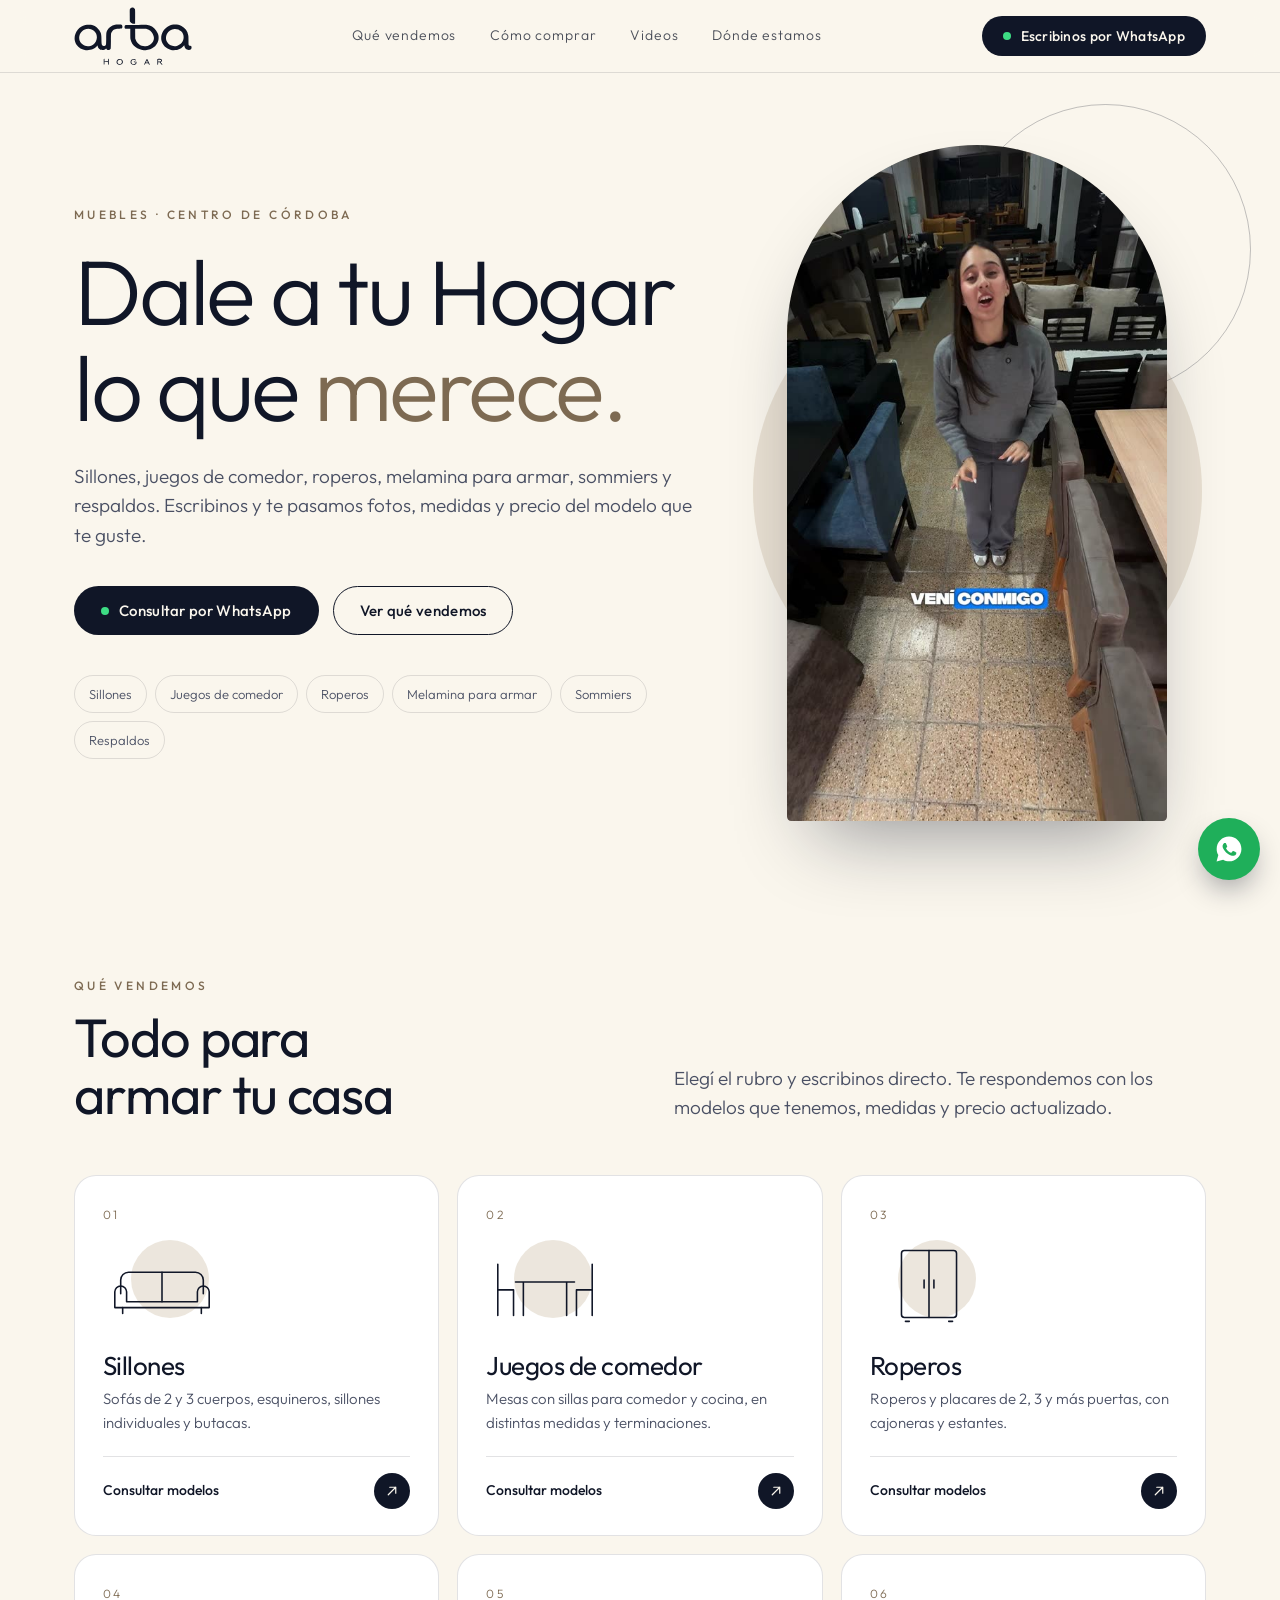
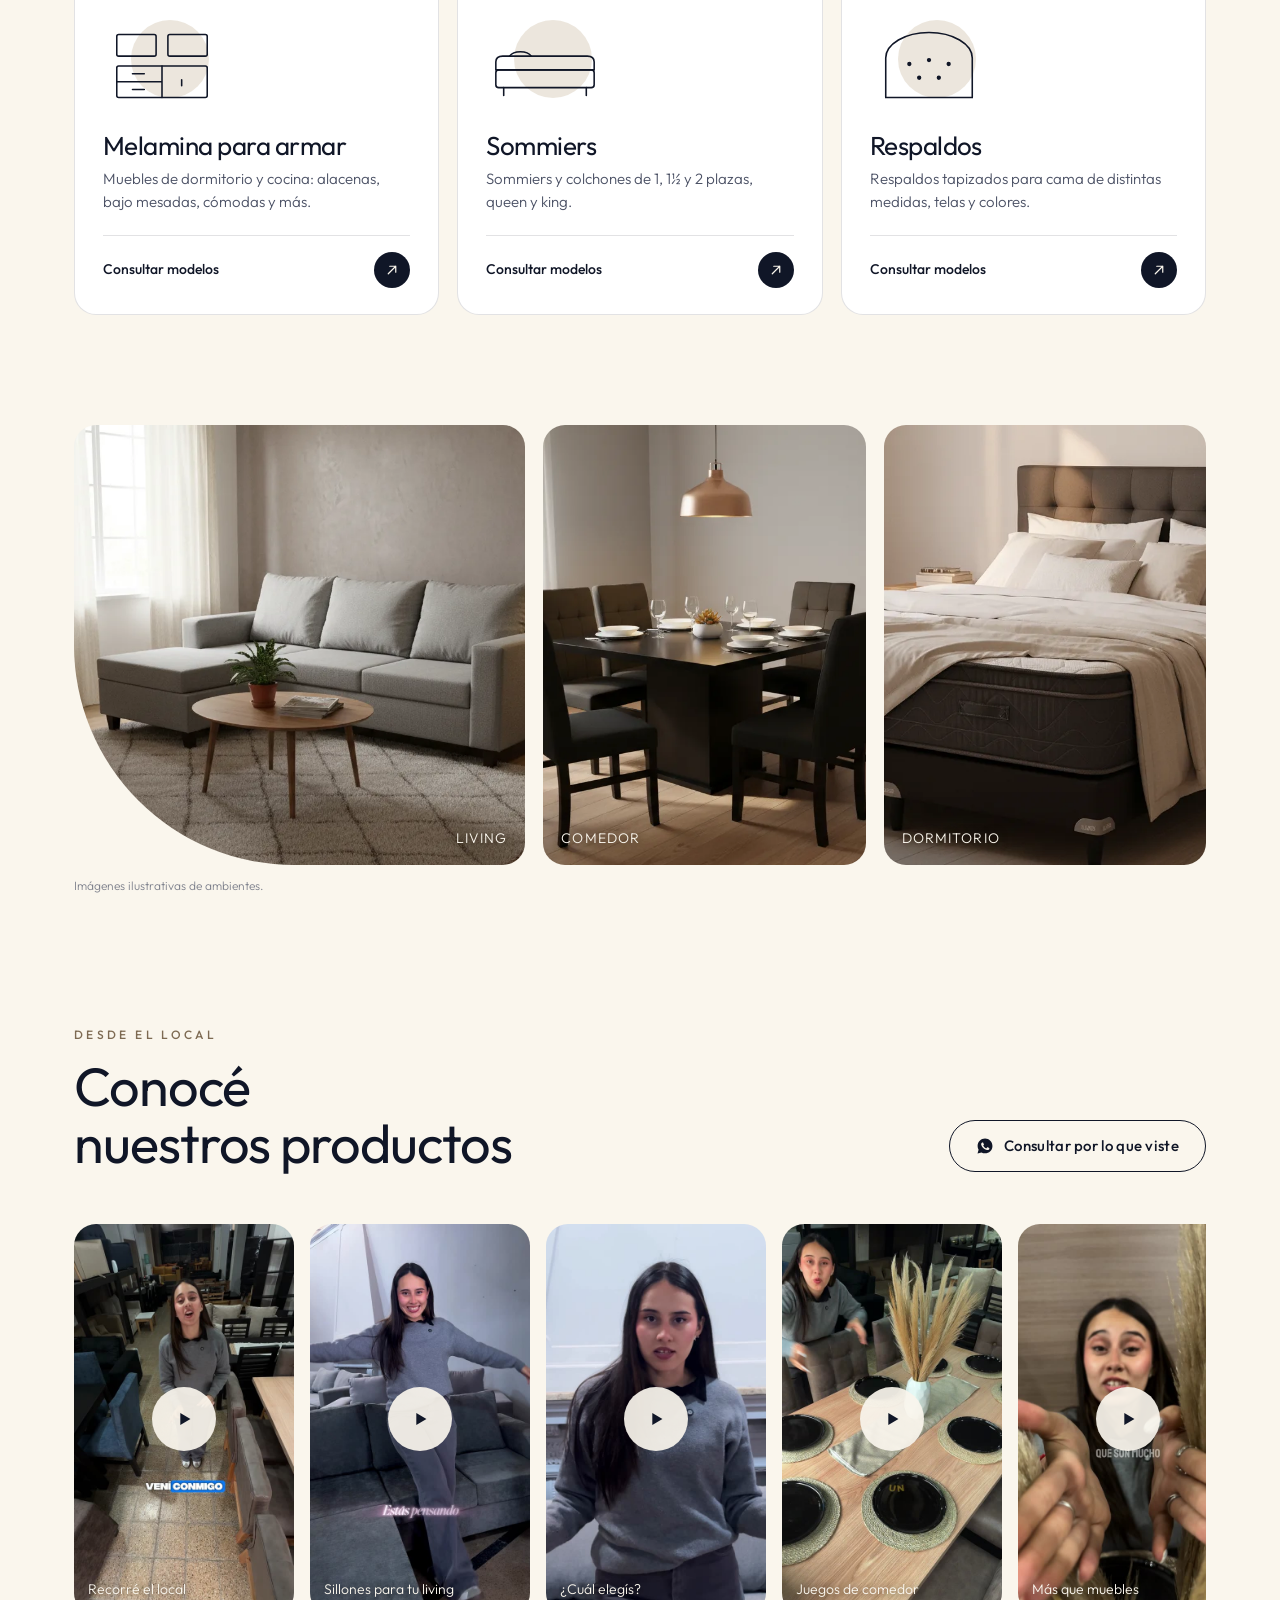
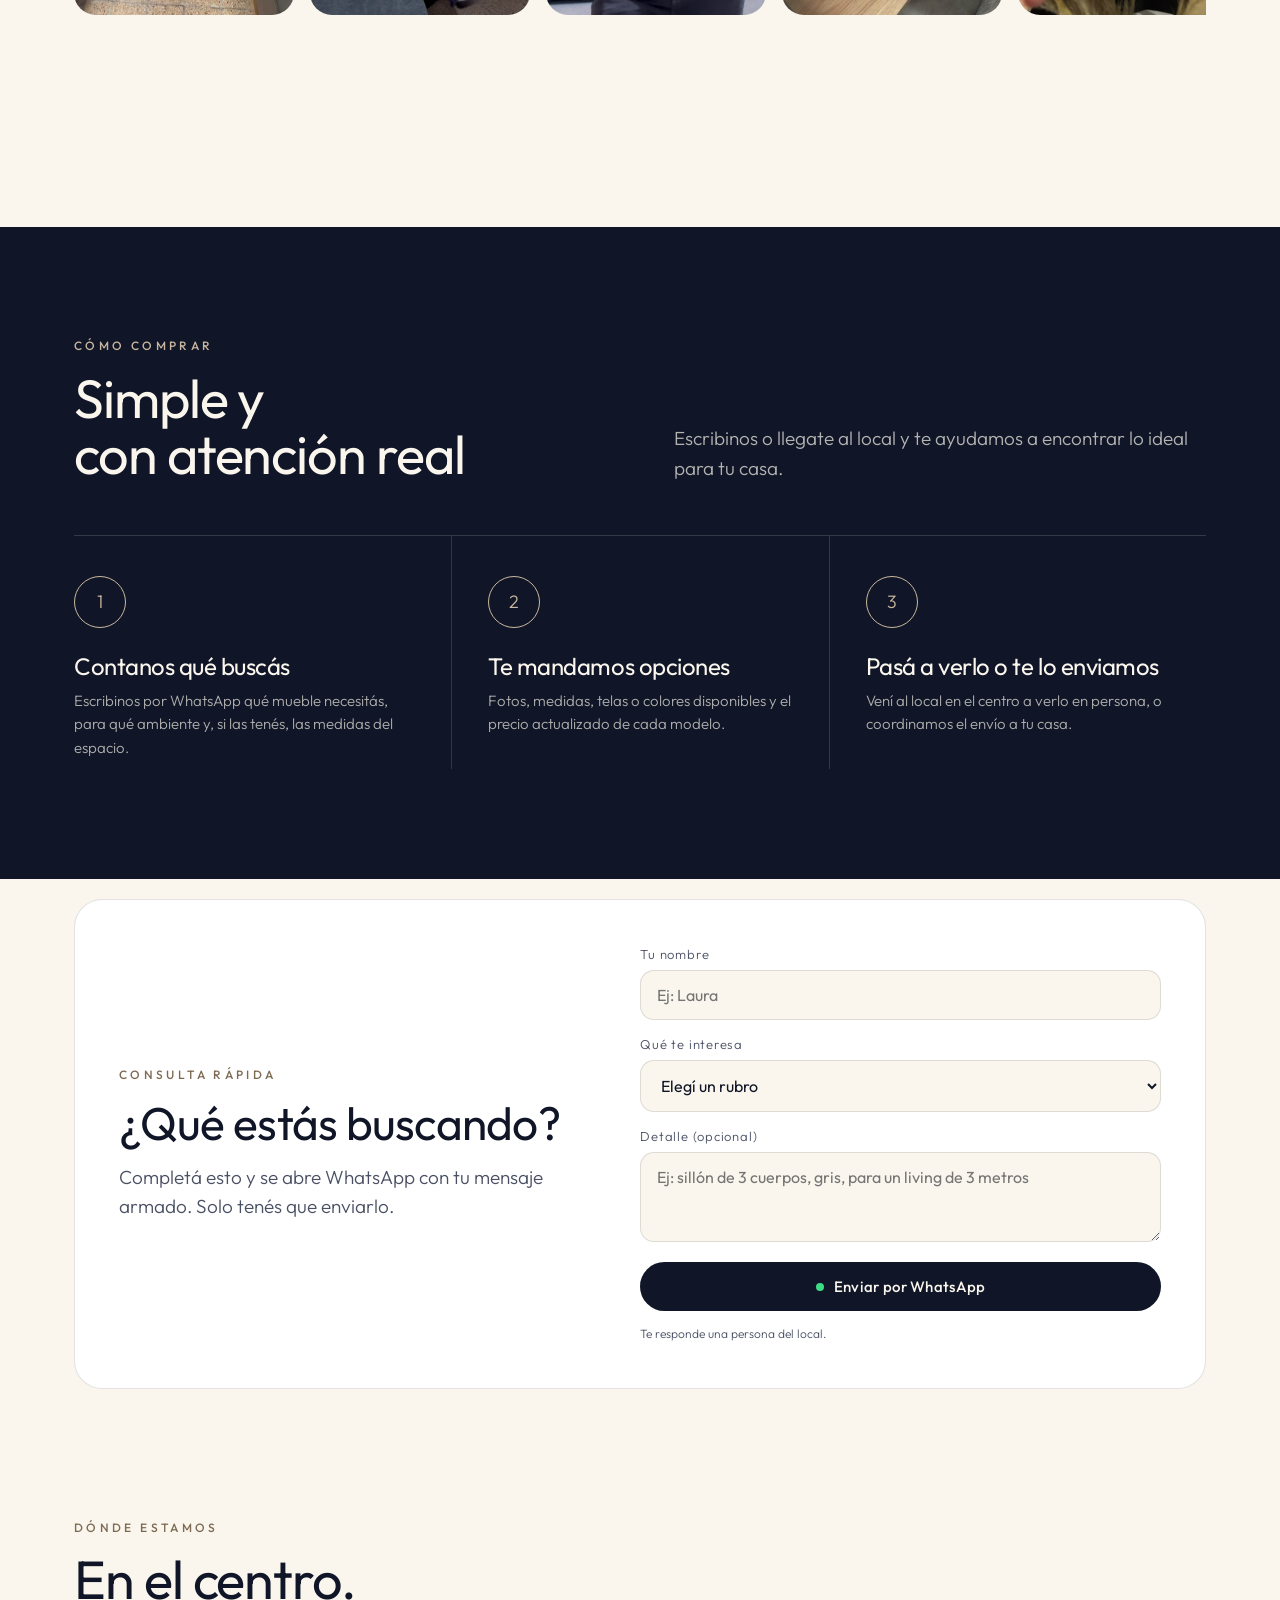
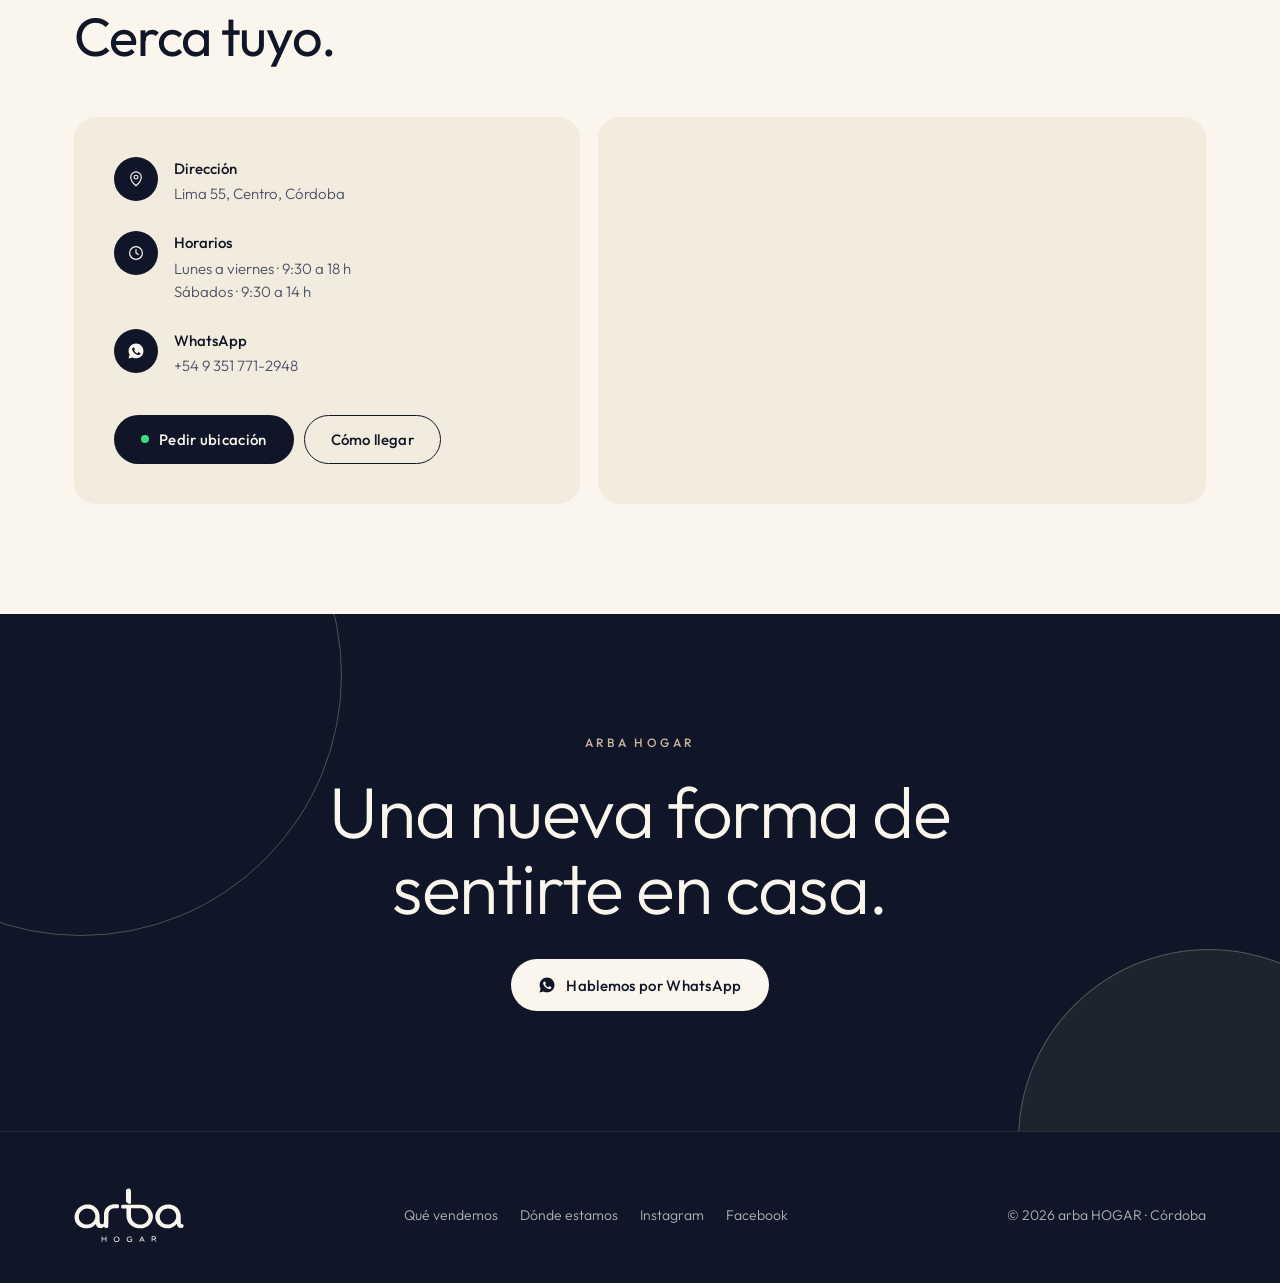
<file: index.html>
<!doctype html>
<html lang="es-AR">
<head>
<meta charset="utf-8">
<meta name="viewport" content="width=device-width, initial-scale=1">
<title>arba HOGAR — Muebles en el centro de Córdoba</title>
<meta name="description" content="Sillones, juegos de comedor, roperos, melamina para armar, sommiers y respaldos. Visitanos en el centro de Córdoba o consultanos por WhatsApp.">
<meta property="og:title" content="arba HOGAR — Dale a tu Hogar lo que merece">
<meta property="og:description" content="Sillones, comedores, roperos, melamina, sommiers y respaldos. Consultanos por WhatsApp.">
<meta property="og:image" content="assets/og.jpg">
<meta property="og:type" content="website">
<meta name="theme-color" content="#101627">
<link rel="icon" href="assets/favicon.svg" type="image/svg+xml">
<link rel="preconnect" href="https://fonts.googleapis.com">
<link rel="preconnect" href="https://fonts.gstatic.com" crossorigin>
<link href="https://fonts.googleapis.com/css2?family=Outfit:wght@300;400;500;600&display=swap" rel="stylesheet">
<link rel="stylesheet" href="css/arba.css?v=20261107a">
</head>
<body>
<noscript><img height="1" width="1" style="display:none" alt="" src="https://www.facebook.com/tr?id=1700647924744545&ev=PageView&noscript=1"></noscript>
<div id="hdr"></div>

<main>
<!-- HERO -->
<section class="hero">
  <div class="wrap">
    <div class="reveal">
      <p class="eyebrow">Muebles · Centro de Córdoba</p>
      <h1 style="margin-top:18px">Dale a tu Hogar<br>lo que <em>merece.</em></h1>
      <p class="lead">Sillones, juegos de comedor, roperos, melamina para armar, sommiers y respaldos. Escribinos y te pasamos fotos, medidas y precio del modelo que te guste.</p>
      <div class="ctas">
        <a class="btn btn-wa" data-wa="Hola! Vi la web de arba HOGAR y quiero consultar por un mueble." data-src="hero"><span class="dot"></span>Consultar por WhatsApp</a>
        <a class="btn btn-line" href="#rubros" id="heroSec">Ver qué vendemos</a>
      </div>
      <div class="chips" id="chips"></div>
    </div>
    <div class="arch-wrap reveal">
      <div class="arch" id="heroMedia">
        <img src="assets/hero-vertical.webp" alt="Living con sillón y mesa ratona" fetchpriority="high">
      </div>
    </div>
  </div>
</section>

<!-- PROMO CON CUENTA REGRESIVA (modo tienda) -->
<section class="wrap reveal" id="promoSec" style="display:none;padding-bottom:28px"></section>

<!-- BENEFICIOS (modo tienda) -->
<section class="wrap reveal" id="perksSec" style="display:none;padding-bottom:10px"></section>

<!-- RUBROS -->
<section class="sec" id="rubros" style="padding-top:60px">
  <div class="wrap">
    <div class="sec-head reveal">
      <div><p class="eyebrow" id="rubrosEyebrow">Qué vendemos</p><h2 style="margin-top:14px" id="rubrosTitle">Todo para<br>armar tu casa</h2></div>
      <p class="lead" id="rubrosLead">Elegí el rubro y escribinos directo. Te respondemos con los modelos que tenemos, medidas y precio actualizado.</p>
    </div>
    <div class="rubros" id="rubrosGrid"></div>
  </div>
</section>

<!-- CARRUSELES POR RUBRO (modo tienda) -->
<section class="sec" id="cars" style="padding-top:10px;display:none"><div class="wrap" id="carsWrap"></div></section>

<!-- AMBIENTES -->
<section class="wrap reveal" style="padding-bottom:20px">
  <div class="amb">
    <figure><img src="assets/ambiente-living.webp" alt="Living" loading="lazy"><figcaption>LIVING</figcaption></figure>
    <figure><img src="assets/ambiente-comedor.webp" alt="Comedor" loading="lazy"><figcaption>COMEDOR</figcaption></figure>
    <figure><img src="assets/ambiente-dormitorio.webp" alt="Dormitorio" loading="lazy"><figcaption>DORMITORIO</figcaption></figure>
  </div>
  <p class="amb-note">Imágenes ilustrativas de ambientes.</p>
</section>

<!-- VIDEOS -->
<section class="sec" id="videos" data-if-videos>
  <div class="wrap">
    <div class="sec-head reveal">
      <div><p class="eyebrow">Desde el local</p><h2 style="margin-top:14px">Conocé<br>nuestros productos</h2></div>
      <a class="btn btn-line" data-wa="Hola! Vi los videos en la web y quiero consultar." data-src="videos"><svg class="ico"><use href="#i-wa"/></svg>Consultar por lo que viste</a>
    </div>
    <div class="reels reveal" id="reels"></div>
  </div>
</section>

<!-- FINANCIACIÓN (modo tienda) -->
<section class="sec dark" id="finSec" style="display:none;margin-top:90px">
  <div class="wrap">
    <div class="sec-head reveal">
      <div><p class="eyebrow">Formas de pago</p><h2 style="margin-top:14px">Pagalo como<br>te quede mejor</h2></div>
      <a class="btn btn-marfil" data-wa="Hola! Quiero consultar por las formas de pago y cuotas." data-src="financiacion"><svg class="ico"><use href="#i-wa"/></svg>Consultar planes</a>
    </div>
    <div class="fin reveal" id="finGrid"></div>
  </div>
</section>

<!-- CÓMO COMPRAR -->
<section class="sec dark" id="como" style="margin-top:90px">
  <div class="wrap">
    <div class="sec-head reveal">
      <div><p class="eyebrow">Cómo comprar</p><h2 style="margin-top:14px">Simple y<br>con atención real</h2></div>
      <p class="lead">Escribinos o llegate al local y te ayudamos a encontrar lo ideal para tu casa.</p>
    </div>
    <div class="pasos reveal" id="pasos">
      <div class="paso"><div class="n">1</div><h3>Contanos qué buscás</h3><p>Escribinos por WhatsApp qué mueble necesitás, para qué ambiente y, si las tenés, las medidas del espacio.</p></div>
      <div class="paso"><div class="n">2</div><h3>Te mandamos opciones</h3><p>Fotos, medidas, telas o colores disponibles y el precio actualizado de cada modelo.</p></div>
      <div class="paso"><div class="n">3</div><h3>Pasá a verlo o te lo enviamos</h3><p>Vení al local en el centro a verlo en persona, o coordinamos el envío a tu casa.</p></div>
    </div>
  </div>
</section>

<!-- CONSULTA RÁPIDA -->
<section class="sec" id="consulta" style="padding-top:20px">
  <div class="wrap">
    <div class="form-card reveal">
      <div>
        <p class="eyebrow">Consulta rápida</p>
        <h2 style="margin-top:14px;font-size:clamp(30px,4vw,46px)">¿Qué estás buscando?</h2>
        <p class="lead" style="margin-top:16px">Completá esto y se abre WhatsApp con tu mensaje armado. Solo tenés que enviarlo.</p>
      </div>
      <form id="leadForm">
        <label>Tu nombre<input name="nombre" required autocomplete="given-name" placeholder="Ej: Laura"></label>
        <label>Qué te interesa<select name="rubro" id="rubroSelect" required></select></label>
        <label>Detalle (opcional)<textarea name="detalle" rows="3" placeholder="Ej: sillón de 3 cuerpos, gris, para un living de 3 metros"></textarea></label>
        <button class="btn btn-wa" type="submit"><span class="dot"></span>Enviar por WhatsApp</button>
        <small>Te responde una persona del local.</small>
      </form>
    </div>
  </div>
</section>

<!-- DÓNDE -->
<section class="sec" id="donde" style="padding-top:20px">
  <div class="wrap">
    <div class="sec-head reveal">
      <div><p class="eyebrow">Dónde estamos</p><h2 style="margin-top:14px">En el centro.<br>Cerca tuyo.</h2></div>
    </div>
    <div class="donde reveal">
      <div class="info">
        <div class="row"><div class="i"><svg class="ico"><use href="#i-pin"/></svg></div><div><h4>Dirección</h4><p id="dirTxt"></p></div></div>
        <div class="row" id="horRow"><div class="i"><svg class="ico"><use href="#i-clock"/></svg></div><div><h4>Horarios</h4><p id="horTxt"></p></div></div>
        <div class="row"><div class="i"><svg class="ico"><use href="#i-wa"/></svg></div><div><h4>WhatsApp</h4><p id="waTxt"></p></div></div>
        <div style="display:flex;gap:10px;flex-wrap:wrap;margin-top:auto">
          <a class="btn btn-wa" data-wa="Hola! Quiero pasar por el local, ¿me confirman la dirección y el horario?" data-src="donde"><span class="dot"></span>Pedir ubicación</a>
          <a class="btn btn-line" id="mapsBtn" target="_blank" rel="noopener">Cómo llegar</a>
        </div>
      </div>
      <div class="map" id="mapBox"></div>
    </div>
  </div>
</section>

<!-- CIERRE -->
<section class="cierre dark">
  <div class="wrap" style="position:relative;z-index:1">
    <p class="eyebrow" style="margin-bottom:22px">arba HOGAR</p>
    <h2>Una nueva forma de sentirte en casa.</h2>
    <a class="btn btn-marfil" data-wa="Hola! Vi la web de arba HOGAR y quiero hacer una consulta." data-src="cierre"><svg class="ico"><use href="#i-wa"/></svg>Hablemos por WhatsApp</a>
  </div>
</section>
</main>

<div id="ftr"></div>

<script src="js/config.js?v=20261107a"></script>
<script src="js/muestra.js?v=20261107a"></script>
<script src="js/api.js?v=20261107a"></script>
<script src="js/ui.js?v=20261107a"></script>
<script>
(async function(){
  const U = ArbaUI, $ = (id) => document.getElementById(id);
  const site = await U.boot();
  let cat = { categorias: [], productos: [], promos: [] };
  try { cat = await ArbaAPI.catalogo(); } catch (e) { console.warn(e); }
  if (!cat.categorias.length) cat.categorias = window.ARBA_MUESTRA.categorias;   // red de seguridad
  const conCatalogo = site.catalogoActivo && cat.productos.length > 0;
  const banner = conCatalogo ? cat.promos.find(p => p.banner) : null;

  U.shell(site, { catalogo: conCatalogo, promoBanner: banner });

  const catById = Object.fromEntries(cat.categorias.map(c => [c.id, c]));
  const prodsDe = (c) => cat.productos.filter(p => p.categoria_id === c.id);

  // chips del hero
  $('chips').innerHTML = cat.categorias.map(c => conCatalogo
    ? `<a class="chip" href="catalogo.html?cat=${c.slug}">${U.esc(c.nombre)}</a>`
    : `<span class="chip">${U.esc(c.nombre)}</span>`).join('');

  if (conCatalogo) {
    $('heroSec').textContent = 'Ver catálogo'; $('heroSec').href = 'catalogo.html';
    $('rubrosEyebrow').textContent = 'Comprá por rubro';
    $('rubrosTitle').innerHTML = 'Elegí qué<br>estás buscando';
    $('rubrosLead').textContent = 'Precios publicados, variantes y cuotas. Sumá lo que te guste al carrito y mandanos el pedido por WhatsApp.';

    // promo con cuenta regresiva: la promo con franja, o la que vence antes
    const conFecha = cat.promos.filter(p => p.hasta).sort((a, b) => a.hasta.localeCompare(b.hasta));
    const promo = banner || conFecha[0];
    if (promo) {
      const alcance = promo.categoria_id ? catById[promo.categoria_id]?.nombre : 'productos seleccionados';
      const href = promo.categoria_id && catById[promo.categoria_id] ? `catalogo.html?cat=${catById[promo.categoria_id].slug}` : 'catalogo.html?promos=1';
      const fin = U.finDe(promo);
      $('promoSec').style.display = '';
      $('promoSec').innerHTML = `<div class="promo-band">
        <div><p class="eyebrow">Promo vigente</p>
          <h2>${U.esc(promo.titulo)}${promo.tipo === 'porcentaje' ? ` <b>${Number(promo.valor)}% OFF</b>` : ''}</h2>
          <p>En ${U.esc(alcance || 'productos seleccionados')}${promo.hasta ? ` · válida hasta el ${promo.hasta.split('-').reverse().slice(0, 2).join('/')}` : ' · por tiempo limitado'}.</p></div>
        <div class="right">${fin ? '<div class="cdown" id="cdHome"></div>' : ''}<a class="btn btn-marfil" href="${href}">Ver productos en promo</a></div></div>`;
      if (fin) U.countdown($('cdHome'), fin);
    }

    // beneficios
    const pl = (site.planes || [])[0];
    const perks = [
      pl ? ['i-card', `${pl.cuotas} cuotas${pl.sinInteres !== false ? ' sin interés' : ''}`, pl.nombre ? `con ${pl.nombre}` : 'con tarjeta'] : ['i-card', 'Pagá con tarjeta', 'Consultá planes'],
      ['i-cash', 'Mejor precio', 'en efectivo o transferencia'],
      ['i-store', 'Retirá en el local', site.direccion ? site.direccion.split(',')[0] : 'en el centro'],
      ['i-wa', 'Te asesoramos', 'por WhatsApp'],
    ];
    $('perksSec').style.display = '';
    $('perksSec').innerHTML = `<div class="perks">${perks.map(([ic, b, sp]) => `<div class="perk"><div class="i"><svg class="ico"><use href="#${ic}"/></svg></div><div><b>${U.esc(b)}</b><span>${U.esc(sp)}</span></div></div>`).join('')}</div>`;

    // financiación
    const ahorros = cat.productos.map(p => U.desdePrecio(p, cat.promos)).filter(x => x.mostrar && x.ahorro > 0).map(x => x.ahorro).sort((a, b) => a - b);
    const ahorroTip = ahorros.length ? ahorros[Math.floor(ahorros.length / 2)] : 0;
    const fin = (site.planes || []).map(p => ['i-card', `${p.cuotas} cuotas`, `${p.sinInteres !== false ? 'Sin interés' : 'Con tarjeta'}${p.nombre ? ' con ' + p.nombre : ''}`]);
    fin.push(['i-cash', ahorroTip ? `${ahorroTip}% menos` : 'Mejor precio', 'Pagando en efectivo o transferencia']);
    fin.push(['i-store', 'Retiro en el local', site.direccion || 'Centro de Córdoba']);
    $('finSec').style.display = '';
    $('finGrid').innerHTML = fin.slice(0, 3).map(([ic, b, p]) => `<div class="fin-card"><div class="i"><svg class="ico"><use href="#${ic}"/></svg></div><b>${U.esc(b)}</b><p>${U.esc(p)}</p></div>`).join('');
    $('como').style.marginTop = '0';

    // cómo comprar en modo tienda
    $('pasos').innerHTML = [
      ['Elegí tus muebles', 'Mirá modelos, variantes y precios. Sumá al carrito todo lo que te interese.'],
      ['Mandá el pedido', 'Desde el carrito se arma el mensaje con productos, total y forma de pago. Lo enviás por WhatsApp.'],
      ['Confirmamos y retirás', 'Te confirmamos disponibilidad y precio final. Retirás en el local o coordinamos la entrega.'],
    ].map(([h, p], i) => `<div class="paso"><div class="n">${i + 1}</div><h3>${h}</h3><p>${p}</p></div>`).join('');
  }

  // rubros
  $('rubrosGrid').innerHTML = cat.categorias.map((r, i) => {
    const ps = prodsDe(r);
    const precios = ps.map(p => U.desdePrecio(p, cat.promos)).filter(x => x.mostrar).map(x => x.precio);
    const desde = precios.length ? Math.min(...precios) : null;
    const attrs = conCatalogo
      ? `href="catalogo.html?cat=${r.slug}"`
      : `data-wa="Hola! Vi la web de arba HOGAR y quiero consultar por ${U.esc(r.nombre.toLowerCase())}." data-src="rubro" data-rubro="${r.slug}"`;
    return `<a class="rubro reveal" ${attrs}>
      <span class="num">${String(i + 1).padStart(2, '0')}${conCatalogo && ps.length ? `<span class="cnt">${ps.length} modelo${ps.length > 1 ? 's' : ''}</span>` : ''}</span>
      <div class="art">${U.ICONOS[r.icono] || U.ICONOS.generico}</div>
      <h3>${U.esc(r.nombre)}</h3><p>${U.esc(r.descripcion)}</p>
      ${conCatalogo && desde ? `<div class="desde">desde<b>${U.money(desde)}</b></div>` : ''}
      <div class="go"><span>${conCatalogo ? (ps.length ? 'Ver modelos' : 'Consultar') : 'Consultar modelos'}</span><span class="arrow"><svg class="ico"><use href="#i-arrow"/></svg></span></div></a>`;
  }).join('');
  $('rubroSelect').innerHTML = '<option value="" disabled selected>Elegí un rubro</option>' +
    cat.categorias.map(r => `<option>${U.esc(r.nombre)}</option>`).join('') + '<option>Otra cosa</option>';

  // carruseles: destacados + uno por rubro
  if (conCatalogo) {
    const bloques = [];
    const dest = cat.productos.filter(p => p.destacado);
    if (dest.length) bloques.push({ eyebrow: 'Destacados', titulo: 'Lo que más nos piden', href: 'catalogo.html', items: dest });
    const enPromo = cat.productos.filter(p => U.promoDe(p, cat.promos));
    if (enPromo.length) bloques.push({ eyebrow: 'Ofertas', titulo: 'En promoción', href: 'catalogo.html?promos=1', items: enPromo });
    const flechas = `<button class="car-btn" data-dir="-1" aria-label="Anterior"><svg class="ico"><use href="#i-chev-l"/></svg></button><button class="car-btn" data-dir="1" aria-label="Siguiente"><svg class="ico"><use href="#i-chev-r"/></svg></button>`;
    const conProds = cat.categorias.filter(c => prodsDe(c).length);
    $('cars').style.display = '';
    $('carsWrap').innerHTML = bloques.map(b => `<div class="car car-sec reveal" data-car>
      <div class="car-head"><div><p class="eyebrow">${U.esc(b.eyebrow)}</p><h2 style="margin-top:10px">${U.esc(b.titulo)}</h2></div>
        <div class="r"><a href="${b.href}">Ver todo</a>${flechas}</div></div>
      <div class="car-track">${b.items.slice(0, 10).map(p => U.card(p, catById[p.categoria_id], cat.promos)).join('')}</div></div>`).join('') +
      (conProds.length ? `<div class="car car-sec reveal" data-car id="tabsCar">
        <div class="car-head"><div><p class="eyebrow">Explorá</p><h2 style="margin-top:10px">Por rubro</h2></div><div class="r"><a id="tabAll" href="#">Ver todo</a>${flechas}</div></div>
        <div class="pills tabs" id="tabs">${conProds.map((c, i) => `<button class="pill${i ? '' : ' on'}" data-t="${c.id}">${U.esc(c.nombre)}</button>`).join('')}</div>
        <div class="car-track" id="tabTrack"></div></div>` : '');
    const tab = (id) => {
      const c = catById[id];
      $('tabTrack').innerHTML = prodsDe(c).map(p => U.card(p, c, cat.promos)).join('');
      $('tabTrack').scrollLeft = 0; $('tabAll').href = `catalogo.html?cat=${c.slug}`;
      document.querySelectorAll('#tabs .pill').forEach(b => b.classList.toggle('on', b.dataset.t === id));
      U.bindQuick($('tabTrack'), cat); $('tabTrack').dispatchEvent(new Event('scroll'));
    };
    if (conProds.length) { document.querySelectorAll('#tabs .pill').forEach(b => b.onclick = () => tab(b.dataset.t)); tab(conProds[0].id); }
    U.carousel($('carsWrap'));
    U.bindQuick(document, cat);
  }

  // formulario → WhatsApp
  $('leadForm').addEventListener('submit', e => {
    e.preventDefault();
    const f = new FormData(e.target);
    let msg = `Hola! Soy ${f.get('nombre').trim()}. Vi la web de arba HOGAR y me interesa: ${f.get('rubro')}.`;
    if (f.get('detalle').trim()) msg += `\n${f.get('detalle').trim()}`;
    U.track('Lead', { content_category: f.get('rubro') });
    window.open(U.waURL(msg), '_blank');
  });

  // dónde
  $('dirTxt').textContent = site.direccion || 'Centro de Córdoba — escribinos y te pasamos la ubicación exacta.';
  if ((site.horarios || []).length) $('horTxt').innerHTML = site.horarios.map(U.esc).join('<br>'); else $('horRow').style.display = 'none';
  $('waTxt').textContent = site.whatsappVisible;
  const q = encodeURIComponent((site.direccion || 'Centro, Córdoba') + ', Córdoba, Argentina');
  // mapa solo en pantallas grandes: en celular el embed de Google se ve mal, queda el botón "Cómo llegar"
  if (matchMedia('(min-width: 601px)').matches) $('mapBox').innerHTML = `<iframe loading="lazy" referrerpolicy="no-referrer-when-downgrade" title="Mapa" src="https://www.google.com/maps?q=${q}&z=${site.direccion ? 16 : 14}&output=embed"></iframe>`;
  if (site.direccion) $('mapsBtn').href = `https://www.google.com/maps/search/?api=1&query=${q}`; else $('mapsBtn').style.display = 'none';

  // videos
  const vids = site.videos || [];
  const v0 = site.heroVideo && site.heroVideo.src ? site.heroVideo : vids[0];
  if (v0 && !matchMedia('(prefers-reduced-motion: reduce)').matches) {
    $('heroMedia').innerHTML = `<video autoplay muted loop playsinline preload="metadata" poster="${U.esc(v0.poster || 'assets/hero-vertical.webp')}"><source src="${U.esc(v0.src)}" type="video/mp4"></video>`;
  }
  if (vids.length) {
    $('reels').innerHTML = vids.map(v => `<div class="reel"><video muted loop playsinline preload="none" ${v.poster ? `poster="${U.esc(v.poster)}"` : ''}><source src="${U.esc(v.src)}#t=0.1" type="video/mp4"></video>
      <div class="play"><span><svg class="ico" style="width:22px;height:22px"><use href="#i-play"/></svg></span></div>${v.titulo ? `<div class="cap">${U.esc(v.titulo)}</div>` : ''}</div>`).join('');
    $('reels').querySelectorAll('.reel').forEach(r => {
      const vid = r.querySelector('video');
      r.addEventListener('click', () => {
        if (vid.paused) { $('reels').querySelectorAll('.reel').forEach(o => { o.querySelector('video').pause(); o.classList.remove('playing'); }); vid.muted = false; vid.play(); r.classList.add('playing'); }
        else { vid.pause(); r.classList.remove('playing'); }
      });
    });
  }

  U.bindWA();
  if (window.fbq) { const io = new IntersectionObserver(es => { if (es[0].isIntersecting) { U.track('ViewContent', { content_name: 'rubros' }); io.disconnect(); } }, { threshold: .3 }); io.observe($('rubros')); }
  U.reveal();
})();
</script>
</body>
</html>
</file>
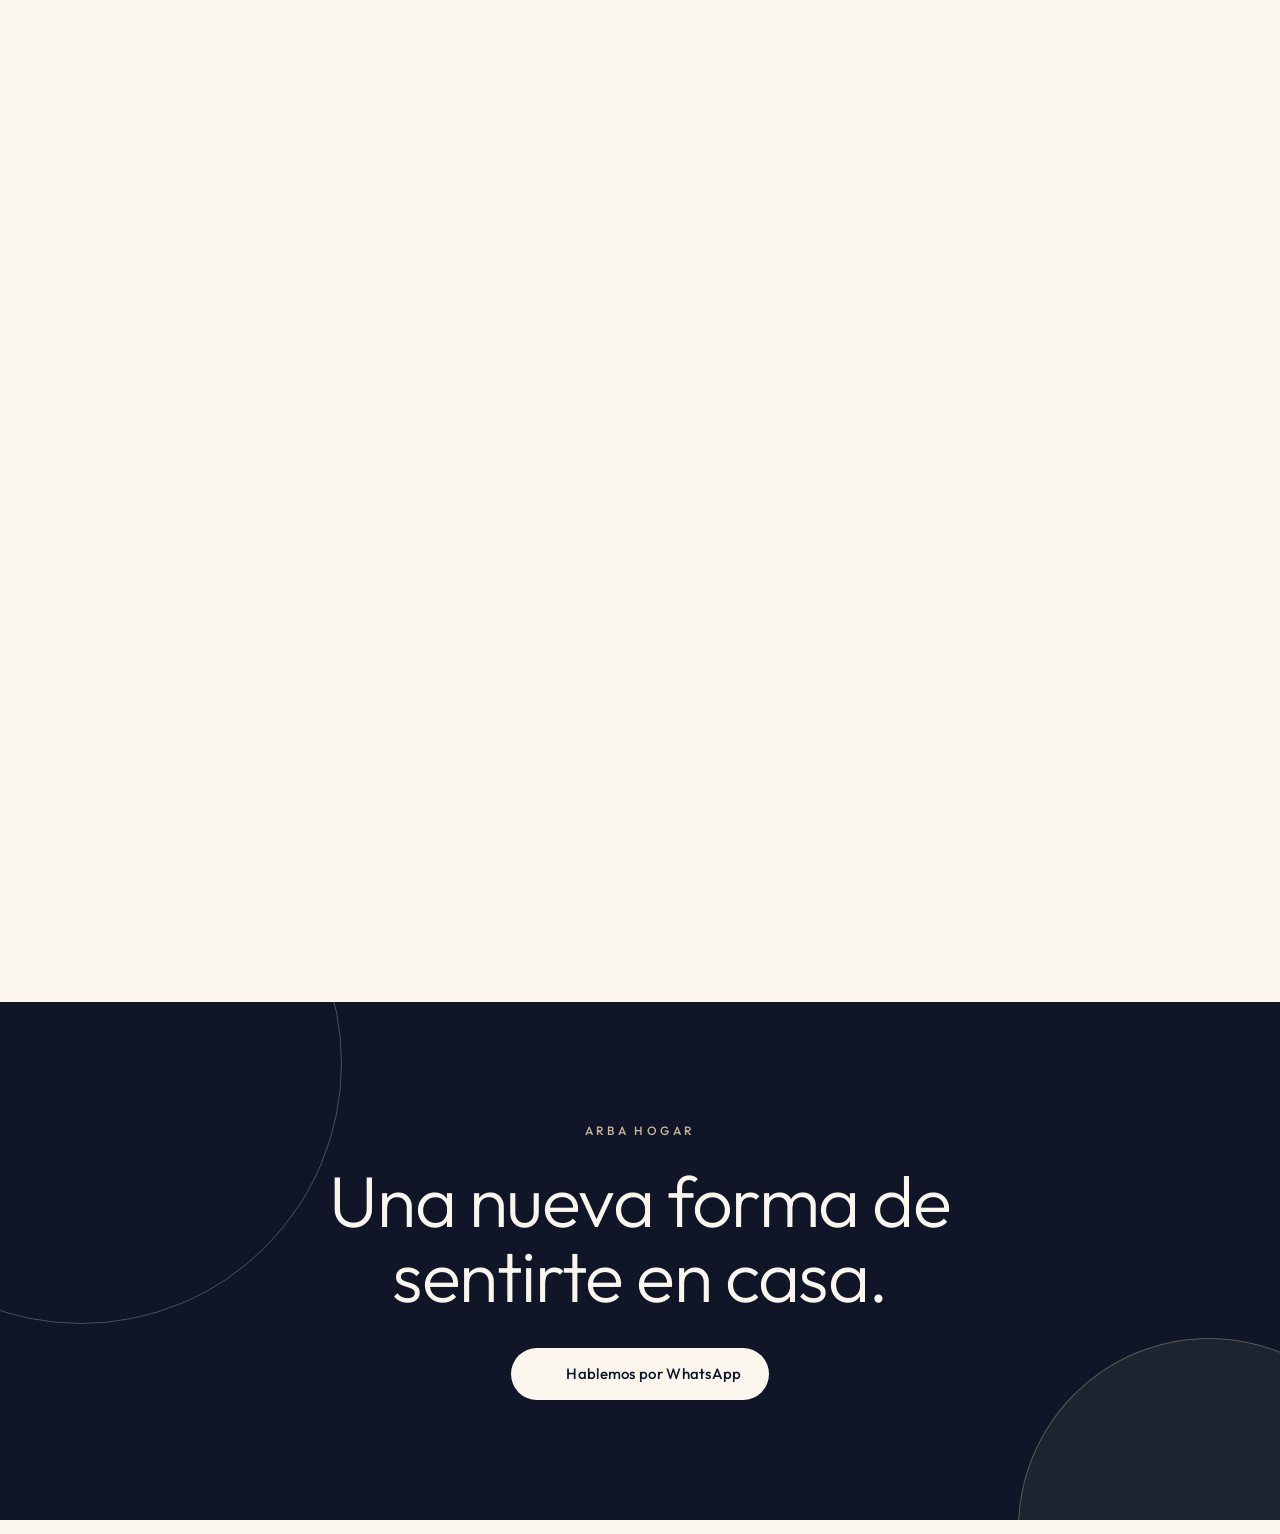
<file: catalogo.html>
<!doctype html>
<html lang="es-AR">
<head>
<meta charset="utf-8">
<meta name="viewport" content="width=device-width, initial-scale=1">
<title>Catálogo — arba HOGAR</title>
<meta name="description" content="Catálogo de arba HOGAR: sillones, comedores, roperos, melamina, sommiers y respaldos.">
<meta property="og:image" content="assets/og.jpg">
<meta name="theme-color" content="#101627">
<link rel="icon" href="assets/favicon.svg" type="image/svg+xml">
<link rel="preconnect" href="https://fonts.googleapis.com">
<link rel="preconnect" href="https://fonts.gstatic.com" crossorigin>
<link href="https://fonts.googleapis.com/css2?family=Outfit:wght@300;400;500;600&display=swap" rel="stylesheet">
<link rel="stylesheet" href="css/arba.css?v=20261107a">
</head>
<body>
<div id="hdr"></div>
<main class="wrap" style="padding-bottom:100px">
  <section class="cat-hero">
    <p class="eyebrow" id="catEyebrow">Catálogo</p>
    <h1 id="catTitle">Todo para tu casa</h1>
    <p class="lead" id="catDesc" style="margin-top:14px"></p>
  </section>
  <div class="toolbar">
    <div class="pills" id="pills"></div>
    <div style="display:flex;gap:10px;flex:1;justify-content:flex-end;min-width:0">
      <label class="search"><svg class="ico"><use href="#i-search"/></svg><input id="q" type="search" placeholder="Buscar: sillón gris, 2 plazas…" autocomplete="off"></label>
      <select class="sort" id="sort" aria-label="Ordenar">
        <option value="">Destacados</option>
        <option value="asc">Menor precio</option>
        <option value="desc">Mayor precio</option>
      </select>
    </div>
  </div>
  <p class="result-n" id="resN"></p>
  <div class="grid" id="grid"></div>
  <div class="empty-state" id="empty" style="display:none">
    <p style="font-size:20px;color:var(--tinta);margin-bottom:8px">No encontramos eso en el catálogo</p>
    <p>Puede que lo tengamos en el local. Escribinos y te decimos.</p>
    <a class="btn btn-wa" id="emptyWa" style="margin-top:22px" data-src="busqueda-vacia"><span class="dot"></span>Consultar por WhatsApp</a>
  </div>
</main>
<div id="ftr"></div>

<script src="js/config.js?v=20261107a"></script>
<script src="js/muestra.js?v=20261107a"></script>
<script src="js/api.js?v=20261107a"></script>
<script src="js/ui.js?v=20261107a"></script>
<script>
(async function(){
  const U = ArbaUI, $ = (id) => document.getElementById(id);
  const site = await U.boot();
  if (!site.catalogoActivo) { location.replace('index.html'); return; }
  const cat = await ArbaAPI.catalogo();
  U.shell(site, { activo: 'catalogo', catalogo: true, promoBanner: cat.promos.find(p => p.banner) });

  const catById = Object.fromEntries(cat.categorias.map(c => [c.id, c]));
  const params = new URLSearchParams(location.search);
  let state = { cat: params.get('cat') || '', q: params.get('q') || '', sort: '', promos: params.has('promos') };
  if (location.hash === '#buscar') setTimeout(() => $('q').focus(), 50);
  $('q').value = state.q;

  const norm = (s) => String(s || '').toLowerCase().normalize('NFD').replace(/[̀-ͯ]/g, '');
  function puntaje(p, palabras) {
    const nombre = norm(p.nombre);
    const resto = norm([p.resumen, p.descripcion, catById[p.categoria_id]?.nombre, ...(p.variantes || []).map(v => v.nombre), ...(p.specs || []).map(s => s.k + ' ' + s.v)].join(' '));
    let s = 0;
    for (const w of palabras) {
      if (nombre.includes(w)) s += 10;
      else if (resto.includes(w)) s += 4;
      else if (w.length > 3 && (nombre.includes(w.slice(0, -1)) || resto.includes(w.slice(0, -1)))) s += 2;  // plural/singular
      else return 0;
    }
    return s;
  }

  function render() {
    const c = cat.categorias.find(x => x.slug === state.cat);
    $('catEyebrow').textContent = state.promos ? 'Ofertas' : 'Catálogo';
    $('catTitle').textContent = c ? c.nombre : (state.promos ? 'Productos en promo' : 'Todo para tu casa');
    $('catDesc').textContent = c ? c.descripcion : 'Modelos, variantes y precios. Si no encontrás lo que buscás, escribinos: hay más en el local.';
    document.title = (c ? c.nombre + ' — ' : 'Catálogo — ') + 'arba HOGAR';
    const hayPromos = cat.productos.some(p => U.promoDe(p, cat.promos));
    $('pills').innerHTML = (hayPromos ? `<button class="pill promo${state.promos ? ' on' : ''}" data-promo>✦ Ofertas</button>` : '') + [`<button class="pill${!state.cat ? ' on' : ''}" data-c="">Todo</button>`]
      .concat(cat.categorias.filter(x => cat.productos.some(p => p.categoria_id === x.id)).map(x => `<button class="pill${state.cat === x.slug ? ' on' : ''}" data-c="${x.slug}">${U.esc(x.nombre)}</button>`)).join('');
    $('pills').querySelectorAll('.pill[data-c]').forEach(b => b.onclick = () => { state.cat = b.dataset.c; sync(); render(); });
    $('pills').querySelector('[data-promo]')?.addEventListener('click', () => { state.promos = !state.promos; sync(); render(); });

    let items = U.expandir(cat.productos).filter(p => (!c || p.categoria_id === c.id) && (!state.promos || U.promoDe(p, cat.promos)));
    const palabras = norm(state.q).split(/\s+/).filter(Boolean);
    if (palabras.length) items = items.map(p => ({ p, s: puntaje(p, palabras) })).filter(x => x.s > 0).sort((a, b) => b.s - a.s).map(x => x.p);
    else { const co = (x) => catById[x.categoria_id]?.orden ?? 99; items = items.slice().sort((a, b) => (co(a) - co(b)) || (a.orden - b.orden) || ((a._vi || 0) - (b._vi || 0))); }
    if (state.sort) {
      const val = (p) => { const pr = U.desdePrecio(p, cat.promos); return pr.mostrar ? pr.precio : (state.sort === 'asc' ? Infinity : -Infinity); };
      items.sort((a, b) => state.sort === 'asc' ? val(a) - val(b) : val(b) - val(a));
    }
    $('grid').innerHTML = items.map(p => U.card(p, catById[p.categoria_id], cat.promos)).join('');
    $('resN').textContent = items.length ? `${items.length} producto${items.length > 1 ? 's' : ''}` : '';
    U.bindQuick($('grid'), cat);
    $('empty').style.display = items.length ? 'none' : '';
    if (!items.length) {
      const busq = state.q ? `"${state.q}"` : (c ? c.nombre.toLowerCase() : 'un mueble');
      const a = $('emptyWa'); delete a.dataset.waOk; a.dataset.wa = `Hola! Estoy buscando ${busq}, ¿tienen algo así?`; U.bindWA();
    }
  }
  function sync() {
    const p = new URLSearchParams();
    if (state.cat) p.set('cat', state.cat); if (state.q) p.set('q', state.q); if (state.promos) p.set('promos', '1');
    history.replaceState(null, '', location.pathname + (p.toString() ? '?' + p : ''));
  }
  let t; $('q').addEventListener('input', e => { clearTimeout(t); t = setTimeout(() => { state.q = e.target.value.trim(); sync(); render(); if (state.q.length > 2) U.track('Search', { search_string: state.q }); }, 220); });
  $('sort').onchange = (e) => { state.sort = e.target.value; render(); };
  render();
})();
</script>
</body>
</html>
</file>
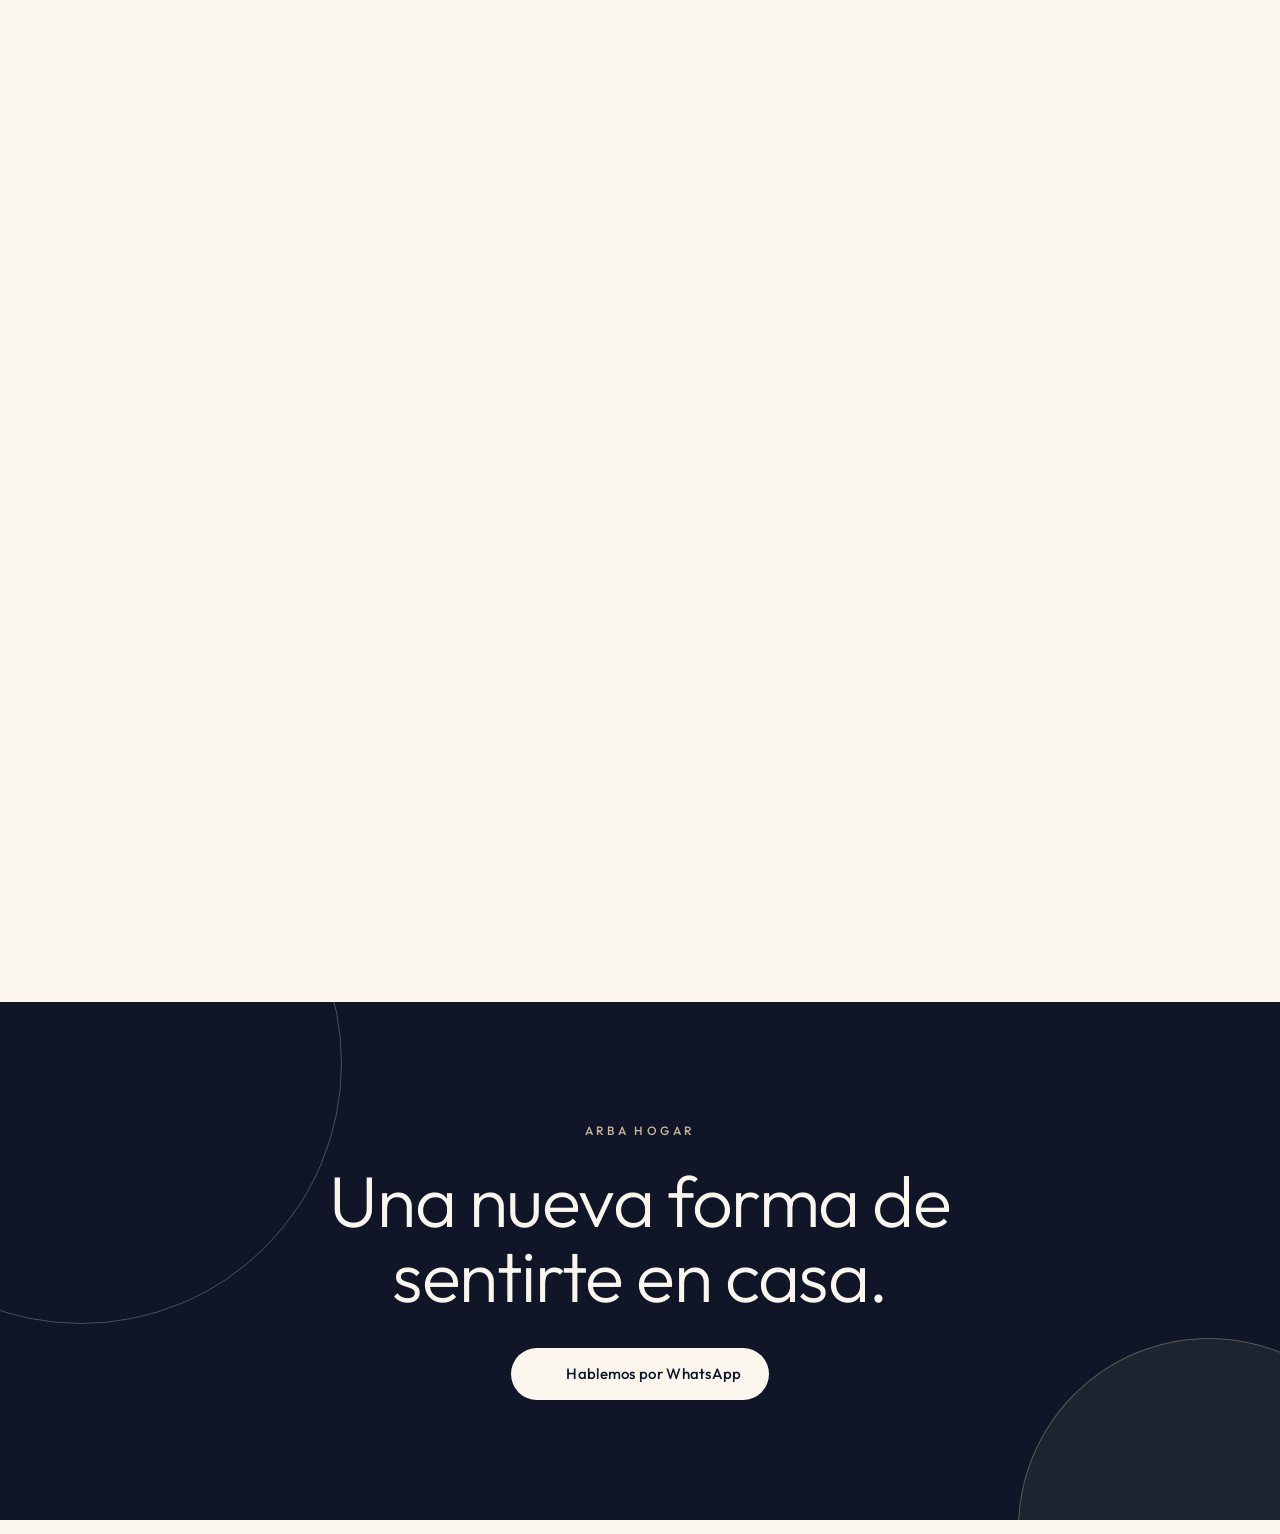
<file: producto.html>
<!doctype html>
<html lang="es-AR">
<head>
<meta charset="utf-8">
<meta name="viewport" content="width=device-width, initial-scale=1">
<title>Producto — arba HOGAR</title>
<meta property="og:image" content="assets/og.jpg">
<meta name="theme-color" content="#101627">
<link rel="icon" href="assets/favicon.svg" type="image/svg+xml">
<link rel="preconnect" href="https://fonts.googleapis.com">
<link rel="preconnect" href="https://fonts.gstatic.com" crossorigin>
<link href="https://fonts.googleapis.com/css2?family=Outfit:wght@300;400;500;600&display=swap" rel="stylesheet">
<link rel="stylesheet" href="css/arba.css?v=20261107a">
</head>
<body>
<div id="hdr"></div>
<main class="wrap" id="main">
  <nav class="crumbs" id="crumbs"></nav>
  <div class="pdp" id="pdp"></div>
  <section id="rel" style="display:none;padding-bottom:100px">
    <div class="sec-head"><div><p class="eyebrow">Seguí mirando</p><h2 style="margin-top:12px;font-size:clamp(28px,3.6vw,42px)">También te puede interesar</h2></div></div>
    <div class="grid" id="relGrid"></div>
  </section>
</main>
<div id="ftr"></div>

<script src="js/config.js?v=20261107a"></script>
<script src="js/muestra.js?v=20261107a"></script>
<script src="js/api.js?v=20261107a"></script>
<script src="js/ui.js?v=20261107a"></script>
<script>
(async function(){
  const U = ArbaUI, $ = (id) => document.getElementById(id), esc = U.esc;
  const site = await U.boot();
  if (!site.catalogoActivo) { location.replace('index.html'); return; }
  const cat = await ArbaAPI.catalogo();
  U.shell(site, { catalogo: true, promoBanner: cat.promos.find(p => p.banner) });

  const params = new URLSearchParams(location.search);
  const p = cat.productos.find(x => x.slug === params.get('p'));
  if (!p) {
    $('pdp').outerHTML = `<div class="empty-state"><p style="font-size:22px;color:var(--tinta)">Este producto ya no está en el catálogo</p>
      <p style="margin:8px 0 22px">Puede que lo tengamos en el local.</p><a class="btn btn-line" href="catalogo.html">Ver catálogo</a></div>`;
    return;
  }
  const c = cat.categorias.find(x => x.id === p.categoria_id);
  document.title = `${p.nombre} — arba HOGAR`;
  $('crumbs').innerHTML = `<a href="index.html">Inicio</a><span>·</span><a href="catalogo.html">Catálogo</a>${c ? `<span>·</span><a href="catalogo.html?cat=${c.slug}">${esc(c.nombre)}</a>` : ''}`;

  const vars = p.variantes || [];
  const disp = vars.filter(v => v.disponible !== false);
  const pedirElegir = params.has('elegir') && disp.length > 1;
  const vUrl = params.get('v') && disp.find(v => String(v.id) === params.get('v'));
  let vSel = vUrl || (pedirElegir ? null : (disp[0] || null));
  let img = 0, qty = 1;
  const imgs = p.imagenes;
  if (vUrl) img = Math.max(0, U.fotoDeVariante(imgs, vUrl));
  const base = U.precioDe(p, null, cat.promos);
  const difVar = (v) => { const pv = U.precioDe(p, v, cat.promos); return pv.mostrar && base.precio != null && pv.precio !== base.precio ? `${pv.precio > base.precio ? '+' : '−'}${U.money(Math.abs(pv.precio - base.precio))}` : ''; };
  const hayDif = vars.some(v => difVar(v));

  $('pdp').innerHTML = `
    <div>
      <div class="gal-main" id="galMain"></div>
      ${imgs.length > 1 ? `<div class="gal-thumbs" id="thumbs">${imgs.map((im, i) => `<button data-i="${i}" aria-label="Foto ${i + 1}"><img src="${esc(im.url)}" alt="" loading="lazy"></button>`).join('')}</div>` : ''}
    </div>
    <div class="pdp-info">
      ${c ? `<p class="eyebrow">${esc(c.nombre)}${p.etiqueta ? ' · ' + esc(p.etiqueta) : ''}</p>` : ''}
      <h1>${esc(p.nombre)}</h1>
      ${p.resumen ? `<p class="res">${esc(p.resumen)}</p>` : ''}
      <div id="promoBox"></div>
      <div class="price-box" id="price"></div>
      ${vars.length ? `<div class="opt-label" id="vLbl">${pedirElegir ? 'Elegí una opción' : 'Opción'} <span id="vName"></span></div>
        <div class="vars" id="vars">${vars.map(v => `<button class="var${v.disponible === false ? ' off' : ''}" data-id="${esc(v.id)}" ${v.disponible === false ? 'title="Sin stock por ahora"' : ''}>${v.color_hex ? `<i style="background:${esc(v.color_hex)}"></i>` : ''}${esc(v.nombre)}${hayDif && difVar(v) ? ` <em>${difVar(v)}</em>` : ''}</button>`).join('')}</div>` : ''}
      <div class="buy" id="buy">
        <div class="qty-box"><button type="button" id="qMinus" aria-label="Menos">−</button><span id="qN">1</span><button type="button" id="qPlus" aria-label="Más">+</button></div>
        <button class="btn btn-wa" id="addBtn" type="button"><svg class="ico"><use href="#i-bag"/></svg>Agregar al carrito</button>
      </div>
      <div class="pdp-ctas">
        <a class="btn btn-wa-green" id="waBtn" data-src="producto" data-rubro="${esc(c?.slug || '')}"><svg class="ico"><use href="#i-wa"/></svg>Consultar por WhatsApp</a>
      </div>
      <div class="trust">
        <div><svg><use href="#i-store"/></svg>Retirá en el local${site.direccion ? '<br>' + esc(site.direccion.split(',')[0]) : ''}</div>
        <div><svg><use href="#i-card"/></svg>${(site.planes || [])[0] ? `${site.planes[0].cuotas} cuotas${site.planes[0].sinInteres !== false ? ' sin interés' : ''}` : 'Pagá con tarjeta'}</div>
        <div><svg><use href="#i-wa"/></svg>Te asesoramos<br>por WhatsApp</div>
      </div>
      ${p.es_muestra ? '<p class="muestra-note">Producto de muestra: el precio es de referencia. Consultanos el valor actualizado.</p>' : ''}
      <div class="acc">
        ${p.descripcion ? `<details open><summary>Descripción</summary><div class="body">${esc(p.descripcion)}</div></details>` : ''}
        ${p.specs.length ? `<details${p.descripcion ? '' : ' open'}><summary>Medidas y características</summary><div class="body" style="white-space:normal"><table class="specs">${p.specs.map(s => `<tr><td>${esc(s.k)}</td><td>${esc(s.v)}</td></tr>`).join('')}</table></div></details>` : ''}
        ${site.pagosTexto ? `<details><summary>Formas de pago</summary><div class="body">${esc(site.pagosTexto)}</div></details>` : ''}
        ${site.entregaTexto ? `<details><summary>Entrega y retiro</summary><div class="body">${esc(site.entregaTexto)}</div></details>` : ''}
        <details><summary>Verlo en el local</summary><div class="body">${esc(site.direccion || 'Estamos en el centro de Córdoba.')}${(site.horarios || []).length ? '\n' + site.horarios.map(esc).join('\n') : ''}\nEscribinos antes y te lo dejamos listo para que lo veas.</div></details>
      </div>
    </div>`;

  // barra fija en mobile
  document.body.insertAdjacentHTML('beforeend', `<div class="sticky-buy" id="sticky"><div class="p"><b id="stP"></b><small id="stS"></small></div><button class="btn btn-wa" id="stAdd" type="button"><svg class="ico"><use href="#i-bag"/></svg>Agregar</button></div>`);
  document.body.classList.add('has-sticky');
  new IntersectionObserver(es => $('sticky').classList.toggle('show', !es[0].isIntersecting && es[0].boundingClientRect.top < 0)).observe($('buy'));

  function renderGal() {
    const im = imgs[img];
    const prm = U.precioDe(p, vSel, cat.promos);
    $('galMain').innerHTML = (im ? `<img src="${esc(im.url)}" alt="${esc(im.alt || p.nombre)}">` : U.vacio(c?.icono)) +
      (prm.promo && prm.mostrar ? `<div class="badges"><span class="badge promo">${prm.promo.tipo === 'porcentaje' ? '-' + Number(prm.promo.valor) + '%' : 'Promo'}</span></div>` : '') +
      (imgs.length > 1 ? `<button class="gal-nav prev" aria-label="Anterior"><svg class="ico"><use href="#i-chev-l"/></svg></button><button class="gal-nav next" aria-label="Siguiente"><svg class="ico"><use href="#i-chev-r"/></svg></button>` : '');
    $('galMain').querySelector('.prev')?.addEventListener('click', () => { img = (img - 1 + imgs.length) % imgs.length; renderGal(); });
    $('galMain').querySelector('.next')?.addEventListener('click', () => { img = (img + 1) % imgs.length; renderGal(); });
    document.querySelectorAll('#thumbs button').forEach(b => b.classList.toggle('on', +b.dataset.i === img));
  }
  document.querySelectorAll('#thumbs button').forEach(b => b.onclick = () => { img = +b.dataset.i; renderGal(); });
  let x0 = null;
  $('galMain').addEventListener('touchstart', e => x0 = e.touches[0].clientX, { passive: true });
  $('galMain').addEventListener('touchend', e => { if (x0 === null || imgs.length < 2) return; const dx = e.changedTouches[0].clientX - x0; if (Math.abs(dx) > 40) { img = (img + (dx < 0 ? 1 : -1) + imgs.length) % imgs.length; renderGal(); } x0 = null; });

  function renderPrecio() {
    const pr = U.precioDe(p, vSel || (pedirElegir ? null : disp[0] || null), cat.promos);
    const prShow = vSel ? pr : U.desdePrecio(p, cat.promos);
    const cs = U.cuotas(prShow);
    // promo con cuenta regresiva
    const fin = U.finDe(prShow.promo);
    $('promoBox').innerHTML = prShow.promo && prShow.mostrar ? `<div class="pdp-promo"><div><b>${esc(prShow.promo.titulo)}${prShow.promo.tipo === 'porcentaje' ? ' · ' + Number(prShow.promo.valor) + '% OFF' : ''}</b><small>${fin ? 'Termina en' : 'Por tiempo limitado'}</small></div>${fin ? '<div class="cdown" id="cdP"></div>' : ''}</div>` : '';
    if (fin) U.countdown($('cdP'), fin);
    $('price').innerHTML = prShow.mostrar
      ? `<div class="main">${!vSel && prShow.varios ? '<small style="font-size:14px;color:var(--tinta-suave)">desde</small>' : ''}<b>${U.money(prShow.precio)}</b>${prShow.anterior ? `<s>${U.money(prShow.anterior)}</s>` : ''}${prShow.ahorro >= 5 ? `<span class="off">${prShow.ahorro}% menos que con tarjeta</span>` : ''}</div>
         <div class="lbl">${esc(site.etiquetaPrecio || '')}</div>
         ${prShow.lista || cs.length ? `<div class="opts">
           ${prShow.lista ? `<div><span>${esc(site.etiquetaPrecioLista || 'Con tarjeta')}</span><span>${U.money(prShow.lista)}</span></div>` : ''}
           ${cs.map((q, i) => `<div class="${i === 0 ? 'hl' : ''}"><span>${q.cuotas} cuotas${q.sinInteres ? ' sin interés' : ''}${q.nombre ? ' · ' + esc(q.nombre) : ''}</span><b>${U.money(q.monto)}</b></div>`).join('')}
         </div>` : ''}`
      : `<div class="main"><b style="font-size:26px;font-weight:400">Consultá el precio</b></div><div class="lbl">Te pasamos el precio actualizado por WhatsApp.</div>`;
    if ($('vName')) $('vName').textContent = vSel ? vSel.nombre : '';
    document.querySelectorAll('#vars .var').forEach(b => b.classList.toggle('on', vSel && b.dataset.id === String(vSel.id)));
    $('stP').textContent = prShow.mostrar ? (!vSel && prShow.varios ? 'desde ' : '') + U.money(prShow.precio) : 'Consultá el precio';
    $('stS').textContent = cs[0] ? U.cuotaTxt(cs[0], true) : p.nombre;
    const precioTxt = pr.mostrar && vSel !== null ? ` (${U.money(pr.precio)})` : '';
    U.rebindWA($('waBtn'), `Hola! Vi en la web de arba HOGAR el ${p.nombre}${vSel ? ' — ' + vSel.nombre : ''}${precioTxt} y quiero consultar.\n${location.href.split('&')[0]}`);
  }
  document.querySelectorAll('#vars .var').forEach(b => b.onclick = () => {
    const v = vars.find(x => String(x.id) === b.dataset.id);
    if (v.disponible === false) { U.toast('Esa opción no está disponible por ahora. Consultanos por WhatsApp.'); return; }
    vSel = v; $('vLbl').classList.remove('warn'); $('vLbl').firstChild.textContent = 'Opción '; renderPrecio();
    const k = U.fotoDeVariante(imgs, v); if (k >= 0 && k !== img) { img = k; renderGal(); }
    history.replaceState(null, '', `${location.pathname}?p=${encodeURIComponent(p.slug)}&v=${encodeURIComponent(v.id)}`);
  });
  $('qMinus').onclick = () => { qty = Math.max(1, qty - 1); $('qN').textContent = qty; };
  $('qPlus').onclick = () => { qty = Math.min(20, qty + 1); $('qN').textContent = qty; };
  function agregar() {
    if (vars.length && !vSel) {
      if (!disp.length) { U.toast('Sin stock por ahora. Consultanos por WhatsApp.'); return; }
      $('vLbl').classList.add('warn'); $('vLbl').firstChild.textContent = 'Elegí una opción ';
      $('vars').scrollIntoView({ behavior: 'smooth', block: 'center' }); return;
    }
    U.carrito.add(U.itemDe(p, vSel, cat.promos, c), qty);
  }
  $('addBtn').onclick = agregar; $('stAdd').onclick = agregar;

  renderGal(); renderPrecio();
  U.track('ViewContent', { content_name: p.nombre, content_category: c?.slug, content_ids: [p.id], content_type: 'product', value: base.precio || 0, currency: 'ARS' });

  const rel = cat.productos.filter(x => x.id !== p.id && x.categoria_id === p.categoria_id).concat(cat.productos.filter(x => x.id !== p.id && x.categoria_id !== p.categoria_id && x.destacado)).slice(0, 4);
  if (rel.length) { $('rel').style.display = ''; const byId = Object.fromEntries(cat.categorias.map(k => [k.id, k])); $('relGrid').innerHTML = rel.map(x => U.card(x, byId[x.categoria_id], cat.promos)).join(''); U.bindQuick($('relGrid'), cat); }
})();
</script>
</body>
</html>
</file>
<file: css/arba.css>
/* arba HOGAR — estilos compartidos */
:root{
  --noche:#101627; --noche-2:#1B2338; --marfil:#FAF6ED; --marfil-2:#F2ECDF;
  --arena:#C9B79F; --arena-osc:#7D6A52; --tinta:#101627; --tinta-suave:#4A5064;
  --linea:rgba(16,22,39,.12); --wa:#1FAF5A;
  --r:22px; --max:1180px;
}
*{box-sizing:border-box;margin:0;padding:0}
html{scroll-behavior:smooth}
body{font-family:'Outfit',system-ui,sans-serif;background:var(--marfil);color:var(--tinta);font-weight:300;line-height:1.55;-webkit-font-smoothing:antialiased;overflow-x:hidden}
img,video,svg{display:block;max-width:100%}
a{color:inherit;text-decoration:none}
.wrap{max-width:var(--max);margin:0 auto;padding:0 24px}
@media(max-width:600px){.wrap{padding:0 16px}}
.eyebrow{font-size:12px;letter-spacing:.28em;text-transform:uppercase;font-weight:500;color:var(--arena-osc)}
h1,h2,h3{font-weight:400;letter-spacing:-.02em;line-height:1.05}
h2{font-size:clamp(32px,4.6vw,54px)}
.lead{font-size:clamp(17px,1.6vw,19px);color:var(--tinta-suave);max-width:34em}

/* botones */
.btn{display:inline-flex;align-items:center;gap:10px;padding:16px 26px;border-radius:999px;font:500 15px/1 'Outfit',sans-serif;letter-spacing:.02em;cursor:pointer;border:1px solid transparent;transition:transform .2s,background .2s,color .2s}
.btn:hover{transform:translateY(-2px)}
.btn-wa{background:var(--noche);color:var(--marfil)}
.btn-wa:hover{background:var(--noche-2)}
.btn-wa .dot{width:8px;height:8px;border-radius:50%;background:#3DDC84;box-shadow:0 0 0 0 rgba(61,220,132,.6);animation:pulse 2s infinite}
.btn-line{border-color:var(--noche);color:var(--noche)}
.btn-line:hover{background:var(--noche);color:var(--marfil)}
.btn-marfil{background:var(--marfil);color:var(--noche)}
@keyframes pulse{0%{box-shadow:0 0 0 0 rgba(61,220,132,.55)}70%{box-shadow:0 0 0 10px rgba(61,220,132,0)}100%{box-shadow:0 0 0 0 rgba(61,220,132,0)}}
.ico{width:18px;height:18px;flex:none}

/* nav */
.nav{position:sticky;top:0;z-index:40;background:rgba(250,246,237,.88);backdrop-filter:blur(12px);border-bottom:1px solid var(--linea)}
.nav .wrap{display:flex;align-items:center;justify-content:space-between;height:72px}
.nav .logo{color:var(--noche);width:118px}
.nav ul{display:flex;gap:34px;list-style:none;font-size:14px;letter-spacing:.06em}
.nav ul a{opacity:.75;transition:opacity .2s}
.nav ul a:hover{opacity:1}
.nav .btn{padding:12px 20px;font-size:14px}
@media(max-width:860px){.nav ul{display:none}.nav .logo{width:96px}.nav .btn span.t-long{display:none}}

/* hero */
.hero{position:relative;padding:72px 0 96px;overflow:hidden}
.hero .wrap{display:grid;grid-template-columns:1.15fr .85fr;gap:56px;align-items:center}
.hero h1{font-size:clamp(46px,7.2vw,92px);font-weight:300;letter-spacing:-.035em}
.hero h1 em{font-style:normal;color:var(--arena-osc)}
.hero .lead{margin:26px 0 36px}
.hero .ctas{display:flex;gap:14px;flex-wrap:wrap}
.hero .chips{display:flex;flex-wrap:wrap;gap:8px;margin-top:40px}
.chip{font-size:13px;padding:8px 14px;border:1px solid var(--linea);border-radius:999px;color:var(--tinta-suave)}
.arch-wrap{position:relative;justify-self:center;width:min(380px,100%)}
.arch-wrap::before{content:"";position:absolute;width:118%;aspect-ratio:1;border-radius:50%;background:var(--arena);opacity:.35;left:-9%;top:18%;z-index:0}
.arch-wrap::after{content:"";position:absolute;width:76%;aspect-ratio:1;border-radius:50%;border:1px solid var(--noche);opacity:.25;right:-22%;top:-6%;z-index:0}
.arch{position:relative;z-index:1;aspect-ratio:9/16;border-radius:999px 999px var(--r) var(--r);overflow:hidden;background:var(--marfil-2);box-shadow:0 40px 80px -30px rgba(16,22,39,.45)}
.arch img,.arch video{width:100%;height:100%;object-fit:cover}
.arch .tag{position:absolute;left:16px;bottom:16px;right:16px;background:rgba(250,246,237,.92);border-radius:14px;padding:12px 14px;font-size:13px;display:flex;align-items:center;gap:10px}
.arch .tag b{font-weight:500}
@media(max-width:860px){
  .hero{padding:40px 0 72px}
  .hero .wrap{grid-template-columns:1fr;gap:48px}
  .arch-wrap{width:min(300px,78%)}
}

/* rubros */
.sec{padding:110px 0}
@media(max-width:600px){.sec{padding:76px 0}}
.sec-head{display:flex;justify-content:space-between;align-items:flex-end;gap:32px;margin-bottom:52px;flex-wrap:wrap}
.sec-head .lead{max-width:28em}
.rubros{display:grid;grid-template-columns:repeat(3,1fr);gap:18px}
@media(max-width:900px){.rubros{grid-template-columns:repeat(2,1fr)}}
.rubro{position:relative;background:#fff;border:1px solid var(--linea);border-radius:var(--r);padding:30px 28px 26px;display:flex;flex-direction:column;min-height:300px;transition:transform .3s,box-shadow .3s,border-color .3s;overflow:hidden}
.rubro:hover{transform:translateY(-4px);box-shadow:0 26px 50px -30px rgba(16,22,39,.35);border-color:transparent}
.rubro .num{font-size:12px;letter-spacing:.2em;color:var(--arena-osc)}
.rubro .art{width:118px;height:84px;color:var(--noche);margin:18px 0 26px;position:relative}
.rubro .art::before{content:"";position:absolute;width:78px;height:78px;border-radius:50%;background:var(--arena);opacity:.35;left:28px;top:-2px;z-index:0;transition:transform .4s}
.rubro:hover .art::before{transform:scale(1.15)}
.rubro .art svg{position:relative;z-index:1;width:100%;height:100%}
.rubro h3{font-size:26px;margin-bottom:8px}
.rubro p{font-size:15px;color:var(--tinta-suave);flex:1}
.rubro .go{margin-top:22px;display:flex;align-items:center;justify-content:space-between;font-size:14px;font-weight:500;border-top:1px solid var(--linea);padding-top:16px}
.rubro .go .arrow{flex:none;width:36px;height:36px;border-radius:50%;background:var(--noche);color:var(--marfil);display:grid;place-items:center;transition:transform .3s}
.rubro:hover .go .arrow{transform:rotate(-45deg)}

/* ambientes */
.amb{display:grid;grid-template-columns:1.4fr 1fr 1fr;gap:18px;height:440px}
.amb figure{position:relative;border-radius:var(--r);overflow:hidden}
.amb figure:first-child{border-radius:var(--r) var(--r) var(--r) 220px}
.amb img{width:100%;height:100%;object-fit:cover;transition:transform 1.2s}
.amb figure:hover img{transform:scale(1.05)}
.amb figcaption{position:absolute;left:18px;bottom:16px;color:var(--marfil);font-size:14px;letter-spacing:.08em;text-shadow:0 1px 10px rgba(0,0,0,.5)}
.amb figure:first-child figcaption{left:auto;right:18px}
.amb-note{font-size:12px;color:var(--tinta-suave);margin-top:12px;opacity:.7}
@media(max-width:760px){.amb{grid-template-columns:1fr 1fr;height:auto}.amb figure{aspect-ratio:4/5}.amb figure:first-child{grid-column:1/-1;aspect-ratio:16/10;border-radius:var(--r) var(--r) var(--r) 120px}}

/* pasos */
.dark{background:var(--noche);color:var(--marfil)}
.dark .eyebrow{color:var(--arena)}
.dark .lead{color:rgba(250,246,237,.7)}
.pasos{display:grid;grid-template-columns:repeat(3,1fr);gap:0;border-top:1px solid rgba(250,246,237,.15)}
.paso{padding:40px 36px 10px 0}
.paso+.paso{padding-left:36px;border-left:1px solid rgba(250,246,237,.15)}
.paso .n{width:52px;height:52px;border-radius:50%;border:1px solid var(--arena);color:var(--arena);display:grid;place-items:center;font-size:18px;margin-bottom:26px}
.paso h3{font-size:24px;margin-bottom:10px}
.paso p{color:rgba(250,246,237,.68);font-size:15px}
@media(max-width:760px){.pasos{grid-template-columns:1fr}.paso,.paso+.paso{padding:32px 0;border-left:0;border-bottom:1px solid rgba(250,246,237,.15)}}

/* videos */
.reels{display:grid;grid-auto-flow:column;grid-auto-columns:minmax(220px,260px);gap:16px;overflow-x:auto;scroll-snap-type:x mandatory;padding-bottom:12px;scrollbar-width:thin}
.reel{scroll-snap-align:start;position:relative;aspect-ratio:9/16;border-radius:var(--r);overflow:hidden;background:var(--noche);cursor:pointer}
.reel video{width:100%;height:100%;object-fit:cover}
.reel .play{position:absolute;inset:0;display:grid;place-items:center;transition:opacity .3s}
.reel .play span{width:64px;height:64px;border-radius:50%;background:rgba(250,246,237,.92);display:grid;place-items:center;color:var(--noche)}
.reel.playing .play{opacity:0}
.reel .cap{position:absolute;left:14px;right:14px;bottom:14px;color:var(--marfil);font-size:14px;text-shadow:0 1px 8px rgba(0,0,0,.6)}

/* form */
.form-card{background:#fff;border:1px solid var(--linea);border-radius:28px;padding:44px;display:grid;grid-template-columns:1fr 1.1fr;gap:48px;align-items:center}
.form-card form{display:grid;gap:14px}
.form-card label{font-size:13px;letter-spacing:.06em;color:var(--tinta-suave);display:grid;gap:6px}
.form-card input,.form-card select,.form-card textarea{font:400 16px 'Outfit',sans-serif;padding:14px 16px;border:1px solid var(--linea);border-radius:14px;background:var(--marfil);color:var(--tinta);width:100%}
.form-card input:focus,.form-card select:focus,.form-card textarea:focus{outline:2px solid var(--arena);border-color:transparent}
.form-card .btn{justify-content:center;margin-top:6px}
.form-card small{font-size:12px;color:var(--tinta-suave)}
@media(max-width:820px){.form-card{grid-template-columns:1fr;padding:28px 22px;gap:28px}}

/* donde */
.donde{display:grid;grid-template-columns:1fr 1.2fr;gap:18px}
.donde .info{background:var(--marfil-2);border-radius:var(--r);padding:40px;display:flex;flex-direction:column;gap:26px}
.donde .row{display:flex;gap:16px}
.donde .row .i{width:44px;height:44px;border-radius:50%;background:var(--noche);color:var(--marfil);display:grid;place-items:center;flex:none}
.donde .row h4{font-weight:500;font-size:15px;margin-bottom:2px}
.donde .row p{font-size:15px;color:var(--tinta-suave)}
.donde .map{border-radius:var(--r);overflow:hidden;min-height:380px;background:var(--marfil-2)}
.donde .map iframe{width:100%;height:100%;min-height:380px;border:0;filter:grayscale(.4) sepia(.15)}
@media(max-width:820px){.donde{grid-template-columns:1fr}.donde .info{padding:28px 22px}}

/* cierre */
.cierre{position:relative;overflow:hidden;text-align:center;padding:120px 0}
.cierre h2{font-size:clamp(36px,6vw,72px);font-weight:300;max-width:12em;margin:0 auto 34px}
.cierre::before,.cierre::after{content:"";position:absolute;border-radius:50%;border:1px solid rgba(201,183,159,.35)}
.cierre::before{width:520px;height:520px;left:-180px;top:-200px}
.cierre::after{width:380px;height:380px;right:-120px;bottom:-200px;background:rgba(201,183,159,.08)}

footer{background:var(--noche);color:rgba(250,246,237,.7);padding:56px 0 40px;font-size:14px;border-top:1px solid rgba(250,246,237,.1)}
footer .wrap{display:flex;justify-content:space-between;align-items:center;gap:28px;flex-wrap:wrap}
footer .logo{width:110px;color:var(--marfil)}
footer nav{display:flex;gap:22px;flex-wrap:wrap}
footer a:hover{color:var(--marfil)}

/* flotante */
.wa-float{position:fixed;right:20px;bottom:20px;z-index:50;width:62px;height:62px;border-radius:50%;background:var(--wa);color:#fff;display:grid;place-items:center;box-shadow:0 14px 30px -8px rgba(16,22,39,.45);transition:transform .2s}
.wa-float:hover{transform:scale(1.07)}
.wa-float svg{width:30px;height:30px}

.reveal{opacity:0;transform:translateY(24px);transition:opacity .8s ease,transform .8s ease}
.reveal.in{opacity:1;transform:none}
@media(prefers-reduced-motion:reduce){.reveal{opacity:1;transform:none}html{scroll-behavior:auto}}

/* ═════════════ TIENDA ═════════════ */
body.lock{overflow:hidden}
.nav ul a.on{opacity:1;font-weight:500}
.nav-right{display:flex;align-items:center;gap:8px}
.nav-search{width:42px;height:42px;border-radius:50%;display:grid;place-items:center;border:1px solid var(--linea);color:var(--noche)}
.nav-search:hover{border-color:var(--noche)}
.btn-cart{position:relative;display:inline-flex;align-items:center;gap:8px;padding:11px 16px;border-radius:999px;border:1px solid var(--noche);font:500 14px 'Outfit',sans-serif;background:var(--noche);color:var(--marfil);cursor:pointer}
.btn-cart .count,.drawer h3 .count{min-width:20px;height:20px;border-radius:10px;background:var(--arena);color:var(--noche);font-size:12px;display:inline-grid;place-items:center;padding:0 6px;font-weight:600}
.btn-cart.pulse{animation:cartpulse .6s ease}
@keyframes cartpulse{0%{transform:scale(1)}40%{transform:scale(1.12)}100%{transform:scale(1)}}
@media(max-width:1100px){.nav-wa .t-long{display:none}}
@media(max-width:860px){.nav-wa{display:none}.btn-cart .lbl{display:none}.btn-cart{padding:11px 13px}}

/* barra animada */
.ticker{background:var(--noche);color:var(--marfil);height:38px;overflow:hidden;font-size:13px;letter-spacing:.06em;position:relative;z-index:41}
.ticker-track{display:flex;align-items:center;height:100%;white-space:nowrap;width:max-content;animation:tick 40s linear infinite}
.ticker-track span{padding:0 22px}
.ticker-track i{color:var(--arena);font-style:normal;font-size:10px}
.ticker:hover .ticker-track{animation-play-state:paused}
@keyframes tick{to{transform:translateX(-50%)}}
@media(prefers-reduced-motion:reduce){.ticker-track{animation:none}}

/* banda promo con countdown */
.promo-band{background:var(--noche);color:var(--marfil);border-radius:28px;padding:36px 40px;display:grid;grid-template-columns:1fr auto;gap:28px;align-items:center;position:relative;overflow:hidden}
.promo-band::before{content:"";position:absolute;width:420px;height:420px;border-radius:50%;border:1px solid rgba(201,183,159,.3);right:-120px;top:-210px}
.promo-band::after{content:"";position:absolute;width:260px;height:260px;border-radius:50%;background:rgba(201,183,159,.1);left:38%;bottom:-170px}
.promo-band > *{position:relative;z-index:1}
.promo-band .eyebrow{color:var(--arena)}
.promo-band h2{font-size:clamp(30px,4.2vw,50px);font-weight:300;margin:10px 0 8px}
.promo-band h2 b{font-weight:500;color:var(--arena);white-space:nowrap}
.promo-band p{color:rgba(250,246,237,.7)}
.promo-band .right{display:grid;gap:16px;justify-items:end}
.cdown{display:flex;gap:8px}
.cd{display:grid;place-items:center;width:72px;height:76px;border-radius:16px;background:rgba(250,246,237,.08);border:1px solid rgba(250,246,237,.14)}
.cd b{font-size:30px;font-weight:500;line-height:1;font-variant-numeric:tabular-nums}
.cd small{font-size:10px;letter-spacing:.16em;text-transform:uppercase;color:rgba(250,246,237,.6);margin-top:-14px}
@media(max-width:820px){.promo-band{grid-template-columns:1fr;padding:28px 22px}.promo-band .right{justify-items:start}.cd{width:62px;height:66px}.cd b{font-size:24px}}

/* tira de beneficios */
.perks{display:grid;grid-template-columns:repeat(4,1fr);gap:0;border:1px solid var(--linea);border-radius:22px;background:#fff}
.perk{display:flex;gap:14px;align-items:center;padding:20px 22px}
.perk+.perk{border-left:1px solid var(--linea)}
.perk .i{width:44px;height:44px;border-radius:50%;background:var(--marfil-2);display:grid;place-items:center;color:var(--noche);flex:none}
.perk b{display:block;font-weight:500;font-size:15px}
.perk span{font-size:13px;color:var(--tinta-suave)}
@media(max-width:900px){.perks{grid-template-columns:1fr 1fr}.perk:nth-child(3){border-left:0}.perk:nth-child(n+3){border-top:1px solid var(--linea)}}
@media(max-width:520px){.perk{padding:16px 14px;gap:10px}.perk .i{width:36px;height:36px}.perk b{font-size:14px}.perk span{font-size:12px}}

/* rubros con "desde" */
.rubro .desde{margin-top:14px;font-size:13px;color:var(--tinta-suave)}
.rubro .desde b{display:block;font-size:26px;font-weight:500;color:var(--tinta);letter-spacing:-.02em}
.rubro .cnt{font-size:12px;color:var(--arena-osc);margin-left:8px;letter-spacing:.04em}

/* carruseles por rubro */
.car{position:relative}
.car-head{display:flex;justify-content:space-between;align-items:flex-end;gap:16px;margin-bottom:22px;flex-wrap:wrap}
.car-head h2{font-size:clamp(28px,3.4vw,40px)}
.car-head .r{display:flex;gap:8px;align-items:center}
.car-head .r a{font-size:14px;font-weight:500;border-bottom:1px solid currentColor;margin-right:8px}
.car-btn{width:44px;height:44px;border-radius:50%;border:1px solid var(--linea);background:#fff;color:var(--noche);display:grid;place-items:center;cursor:pointer;transition:all .2s}
.car-btn:hover:not(:disabled){background:var(--noche);color:var(--marfil)}
.car-btn:disabled{opacity:.35;cursor:default}
.car-track{display:grid;grid-auto-flow:column;grid-auto-columns:calc((100% - 60px)/4);gap:20px;overflow-x:auto;scroll-snap-type:x mandatory;scrollbar-width:none;padding-bottom:6px}
.car-track::-webkit-scrollbar{display:none}
.car-track > *{scroll-snap-align:start}
@media(max-width:1000px){.car-track{grid-auto-columns:calc((100% - 40px)/3)}}
@media(max-width:720px){.car-track{grid-auto-columns:46%;gap:12px}.car-head .car-btn{display:none}}
.car-sec + .car-sec{margin-top:80px}

/* financiación */
.fin{display:grid;grid-template-columns:repeat(3,1fr);gap:16px}
.fin-card{border:1px solid rgba(250,246,237,.16);border-radius:22px;padding:28px;background:rgba(250,246,237,.04)}
.fin-card .i{width:48px;height:48px;border-radius:50%;background:rgba(201,183,159,.18);color:var(--arena);display:grid;place-items:center;margin-bottom:20px}
.fin-card b{display:block;font-size:30px;font-weight:500;letter-spacing:-.02em;color:var(--marfil)}
.fin-card p{color:rgba(250,246,237,.65);font-size:15px;margin-top:4px}
@media(max-width:820px){.fin{grid-template-columns:1fr}}

/* catálogo */
.cat-hero{padding:48px 0 22px}
.cat-hero h1{font-size:clamp(40px,6vw,72px);font-weight:300;letter-spacing:-.03em;margin-top:14px}
.toolbar{display:flex;gap:14px;align-items:center;justify-content:space-between;flex-wrap:wrap;padding:18px 0 22px;border-bottom:1px solid var(--linea);margin-bottom:30px;position:sticky;top:72px;z-index:20;background:var(--marfil)}
.pills{display:flex;gap:8px;flex-wrap:wrap;flex:1 1 100%;min-width:0}
@media(min-width:1101px){.pills{flex:1 1 0}}
.pill{padding:10px 16px;border-radius:999px;border:1px solid var(--linea);font:400 14px 'Outfit',sans-serif;background:transparent;color:var(--tinta);cursor:pointer;transition:all .2s;white-space:nowrap}
.pill:hover{border-color:var(--noche)}
.pill.on{background:var(--noche);color:var(--marfil);border-color:var(--noche)}
.pill.promo{border-color:var(--arena-osc);color:var(--arena-osc)}
.pill.promo.on{background:var(--arena);border-color:var(--arena);color:var(--noche)}
.search{display:flex;align-items:center;gap:8px;border:1px solid var(--linea);border-radius:999px;padding:0 16px;background:#fff;min-width:260px}
.search input{border:0;outline:0;font:400 15px 'Outfit',sans-serif;padding:12px 0;background:transparent;width:100%;color:var(--tinta)}
.sort{font:400 14px 'Outfit',sans-serif;border:1px solid var(--linea);border-radius:999px;padding:11px 14px;background:#fff;color:var(--tinta)}
.result-n{font-size:13px;color:var(--tinta-suave);margin:-14px 0 20px}
@media(max-width:700px){.search{min-width:0;flex:1}.toolbar{top:64px;padding:12px 0}.toolbar .pills{order:3;width:100%;overflow-x:auto;flex-wrap:nowrap;padding-bottom:4px;scrollbar-width:none}}

/* grilla y tarjetas */
.grid{display:grid;grid-template-columns:repeat(4,minmax(0,1fr));gap:30px 20px}
@media(max-width:1000px){.grid{grid-template-columns:repeat(3,minmax(0,1fr))}}
@media(max-width:720px){.grid{grid-template-columns:repeat(2,minmax(0,1fr));gap:24px 12px}}
.card{position:relative;display:flex;flex-direction:column;color:inherit;min-width:0}
.card .ph{position:relative;display:block;aspect-ratio:4/5;border-radius:var(--r);overflow:hidden;background:var(--marfil-2)}
.card .ph img{position:absolute;inset:0;width:100%;height:100%;object-fit:cover;transition:transform .8s,opacity .5s}
.card .ph img.alt{opacity:0}
.card:hover .ph img.alt{opacity:1}
.card:hover .ph img:not(.alt){transform:scale(1.04)}
.card .badges{position:absolute;top:12px;left:12px;display:flex;gap:6px;flex-wrap:wrap;z-index:2}
.badge{font-size:11px;letter-spacing:.08em;text-transform:uppercase;padding:6px 10px;border-radius:999px;background:var(--marfil);color:var(--noche);font-weight:500}
.badge.promo{background:var(--noche);color:var(--marfil)}
.badge.muestra{background:rgba(250,246,237,.85);color:var(--arena-osc);border:1px dashed var(--arena-osc)}
.card .quick{position:absolute;right:12px;top:12px;width:40px;height:40px;border-radius:50%;border:0;background:var(--noche);color:var(--marfil);font-size:22px;line-height:1;cursor:pointer;display:grid;place-items:center;z-index:3;box-shadow:0 8px 18px -8px rgba(16,22,39,.6);transition:transform .2s,opacity .2s;opacity:0}
.card:hover .quick,.card .quick:focus{opacity:1}
.card .quick:hover{transform:scale(1.08)}
@media(hover:none){.card .quick{opacity:1;width:36px;height:36px;font-size:20px}}
.card .info{display:block;padding:14px 2px 0}
.card .cat{font-size:11px;letter-spacing:.2em;text-transform:uppercase;color:var(--arena-osc)}
.card h3{font-size:18px;font-weight:400;margin:6px 0 2px;letter-spacing:-.01em;line-height:1.2}
.card h3 .vn{display:block;font-size:.82em;color:var(--tinta-suave);margin-top:3px}
.card .res{font-size:14px;color:var(--tinta-suave);white-space:nowrap;overflow:hidden;text-overflow:ellipsis}
.card .pr{margin-top:10px;display:flex;align-items:baseline;gap:8px;flex-wrap:wrap}
.card .pr small{font-size:12px;color:var(--tinta-suave)}
.card .pr b{font-weight:500;font-size:21px;letter-spacing:-.01em}
.card .pr s{font-size:13px;color:var(--tinta-suave)}
.card .pr .cons{font-size:14px;font-weight:500;color:var(--arena-osc)}
.card .save{font-size:12px;color:var(--arena-osc);font-weight:500;margin-top:2px}
.card .cuota{font-size:13px;color:var(--tinta-suave);margin-top:4px}
.card .cuota b{color:var(--tinta);font-weight:500}
.card .swatches{display:flex;gap:4px;margin-top:10px;align-items:center}
.card .swatches i{width:13px;height:13px;border-radius:50%;border:1px solid var(--linea)}
.card .swatches span{font-size:11px;color:var(--tinta-suave);margin-left:2px}
@media(max-width:720px){.card h3{font-size:15px}.card .pr b{font-size:17px}.card .cuota{font-size:12px}.card .save{font-size:11px}}

.ph-empty{position:absolute;inset:0;display:grid;place-items:center;color:var(--noche)}
.ph-empty .art{width:46%;max-width:150px;aspect-ratio:120/84;position:relative}
.ph-empty .art::before{content:"";position:absolute;width:62%;aspect-ratio:1;border-radius:50%;background:var(--arena);opacity:.4;left:22%;top:-6%}
.ph-empty .art svg{position:relative;width:100%;height:100%}
.empty-state{text-align:center;padding:80px 20px;color:var(--tinta-suave)}

/* producto */
.crumbs{font-size:13px;color:var(--tinta-suave);padding:22px 0;display:flex;gap:8px;flex-wrap:wrap}
.crumbs a:hover{color:var(--tinta)}
.pdp{display:grid;grid-template-columns:minmax(0,1.1fr) minmax(0,.9fr);gap:56px;align-items:start;padding-bottom:90px}
@media(max-width:900px){.pdp{grid-template-columns:minmax(0,1fr);gap:26px}}
.gal-main{position:relative;aspect-ratio:4/5;border-radius:240px 240px var(--r) var(--r);overflow:hidden;background:var(--marfil-2)}
.gal-main img{width:100%;height:100%;object-fit:cover}
.gal-main .badges{position:absolute;top:22px;left:50%;transform:translateX(-50%);display:flex;gap:6px}
.gal-thumbs{display:flex;gap:10px;margin-top:12px;overflow-x:auto}
.gal-thumbs button{flex:none;width:76px;height:76px;border-radius:14px;overflow:hidden;border:2px solid transparent;padding:0;cursor:pointer;background:var(--marfil-2)}
.gal-thumbs button.on{border-color:var(--noche)}
.gal-thumbs img{width:100%;height:100%;object-fit:cover}
.gal-nav{position:absolute;top:50%;transform:translateY(-50%);width:44px;height:44px;border-radius:50%;border:0;background:rgba(250,246,237,.9);cursor:pointer;display:grid;place-items:center;color:var(--noche)}
.gal-nav.prev{left:12px}.gal-nav.next{right:12px}
.pdp-info{position:sticky;top:96px}
@media(max-width:900px){.pdp-info{position:static}.gal-main{border-radius:160px 160px var(--r) var(--r)}}
.pdp-info h1{font-size:clamp(32px,4.2vw,50px);font-weight:300;letter-spacing:-.03em;margin:10px 0 8px;line-height:1.05}
.pdp-info .res{color:var(--tinta-suave);font-size:17px}
.pdp-promo{display:flex;align-items:center;justify-content:space-between;gap:14px;flex-wrap:wrap;background:var(--noche);color:var(--marfil);border-radius:18px;padding:14px 16px;margin-top:22px}
.pdp-promo b{font-weight:500}
.pdp-promo small{display:block;color:rgba(250,246,237,.6);font-size:12px}
.pdp-promo .cdown{gap:5px}
.pdp-promo .cd{width:48px;height:50px;border-radius:12px}
.pdp-promo .cd b{font-size:18px}
.pdp-promo .cd small{font-size:8px;margin-top:-10px}
.price-box{margin:22px 0;padding:22px;border-radius:20px;background:#fff;border:1px solid var(--linea)}
.price-box .main{display:flex;align-items:baseline;gap:12px;flex-wrap:wrap}
.price-box .main b{font-size:42px;font-weight:500;letter-spacing:-.02em;line-height:1}
.price-box .main s{color:var(--tinta-suave);font-size:17px}
.price-box .main .off{font-size:13px;font-weight:600;background:var(--arena);color:var(--noche);padding:4px 10px;border-radius:999px}
.price-box .lbl{font-size:13px;color:var(--tinta-suave);margin-top:6px}
.price-box .opts{margin-top:16px;padding-top:14px;border-top:1px dashed var(--linea);display:grid;gap:8px;font-size:15px}
.price-box .opts div{display:flex;justify-content:space-between;gap:10px}
.price-box .opts .hl{background:var(--marfil-2);margin:0 -10px;padding:10px;border-radius:12px}
.price-box .opts .hl b{font-weight:500}
.opt-label{font-size:12px;letter-spacing:.18em;text-transform:uppercase;color:var(--tinta-suave);margin-bottom:10px}
.opt-label span{color:var(--tinta);letter-spacing:0;text-transform:none;font-size:14px;margin-left:6px}
.opt-label.warn{color:#B3412E}
.vars{display:flex;flex-wrap:wrap;gap:8px;margin-bottom:22px}
.var{display:inline-flex;align-items:center;gap:8px;max-width:100%;text-align:left;padding:10px 14px;border-radius:999px;border:1px solid var(--linea);background:#fff;font:400 14px 'Outfit',sans-serif;color:var(--tinta);cursor:pointer;transition:all .2s}
.var i{width:16px;height:16px;border-radius:50%;border:1px solid rgba(16,22,39,.15)}
.var em{font-style:normal;font-size:12px;color:var(--tinta-suave)}
.var.on{border-color:var(--noche);box-shadow:inset 0 0 0 1px var(--noche)}
.var.off{opacity:.45;text-decoration:line-through}
.buy{display:grid;grid-template-columns:auto 1fr;gap:10px}
.qty-box{display:flex;align-items:center;border:1px solid var(--linea);border-radius:999px;background:#fff}
.qty-box button{width:44px;height:52px;border:0;background:none;font-size:20px;cursor:pointer;color:var(--noche)}
.qty-box span{min-width:26px;text-align:center;font-weight:500}
.buy .btn,.pdp-ctas .btn{justify-content:center;padding:18px}
.pdp-ctas{display:grid;gap:10px;margin-top:10px}
.btn-wa-green{background:#1FAF5A;color:#fff}
.btn-wa-green:hover{background:#189A4E}
.trust{display:grid;grid-template-columns:repeat(3,1fr);gap:8px;margin-top:18px}
.trust div{display:flex;flex-direction:column;align-items:center;text-align:center;gap:6px;font-size:12px;color:var(--tinta-suave);padding:12px 6px;border-radius:14px;background:var(--marfil-2)}
.trust svg{width:22px;height:22px;color:var(--noche)}
.acc{border-top:1px solid var(--linea);margin-top:26px}
.acc details{border-bottom:1px solid var(--linea)}
.acc summary{list-style:none;cursor:pointer;padding:18px 0;font-weight:500;font-size:15px;display:flex;justify-content:space-between}
.acc summary::-webkit-details-marker{display:none}
.acc summary::after{content:"+";font-weight:300;font-size:20px;line-height:1}
.acc details[open] summary::after{content:"–"}
.acc .body{padding:0 0 20px;color:var(--tinta-suave);font-size:15px;white-space:pre-line}
.specs{width:100%;border-collapse:collapse;font-size:15px}
.specs td{padding:8px 0;border-bottom:1px dashed var(--linea)}
.specs td:first-child{color:var(--tinta-suave);width:44%}
.muestra-note{font-size:13px;border:1px dashed var(--arena-osc);color:var(--arena-osc);border-radius:12px;padding:10px 14px;margin-top:16px}
.sticky-buy{position:fixed;left:0;right:0;bottom:0;z-index:45;background:rgba(250,246,237,.96);backdrop-filter:blur(10px);border-top:1px solid var(--linea);padding:10px 16px calc(10px + env(safe-area-inset-bottom));display:none;align-items:center;gap:10px;transform:translateY(110%);transition:transform .3s}
.sticky-buy.show{transform:none}
.sticky-buy .p{flex:1;min-width:0}
.sticky-buy .p b{display:block;font-size:19px;font-weight:500}
.sticky-buy .p small{font-size:12px;color:var(--tinta-suave);white-space:nowrap;overflow:hidden;text-overflow:ellipsis;display:block}
.sticky-buy .btn{padding:14px 18px}
@media(max-width:900px){.sticky-buy{display:flex}body.has-sticky .wa-float{bottom:86px}}

/* drawer carrito */
.overlay{position:fixed;inset:0;background:rgba(16,22,39,.4);opacity:0;pointer-events:none;transition:opacity .3s;z-index:60}
.overlay.open{opacity:1;pointer-events:auto}
.drawer{position:fixed;top:0;right:0;height:100%;width:min(440px,100%);background:var(--marfil);z-index:61;transform:translateX(100%);transition:transform .35s ease;display:flex;flex-direction:column}
.drawer.open{transform:none}
.drawer > header{display:flex;justify-content:space-between;align-items:center;padding:20px 22px;border-bottom:1px solid var(--linea)}
.drawer > header h3{font-size:22px;display:flex;align-items:center;gap:10px}
.drawer .x{border:0;background:none;font-size:28px;cursor:pointer;color:var(--noche);line-height:1}
.drawer .items{flex:1;overflow:auto;padding:6px 22px}
.c-item{display:grid;grid-template-columns:72px 1fr auto;gap:14px;align-items:start;padding:16px 0;border-bottom:1px solid var(--linea)}
.c-item .th{width:72px;height:84px;border-radius:12px;overflow:hidden;background:var(--marfil-2);position:relative;display:block}
.c-item .th img{width:100%;height:100%;object-fit:cover}
.c-item h4{font-weight:500;font-size:15px;line-height:1.25}
.c-item p{font-size:13px;color:var(--tinta-suave);margin-top:2px}
.qty{display:inline-flex;align-items:center;border:1px solid var(--linea);border-radius:999px;margin-top:10px;background:#fff}
.qty button{width:32px;height:32px;border:0;background:none;cursor:pointer;font-size:16px;color:var(--noche)}
.qty span{min-width:20px;text-align:center;font-size:14px;font-weight:500}
.c-right{display:grid;justify-items:end;gap:8px}
.c-right b{font-weight:500;font-size:15px;white-space:nowrap}
.c-item .rm{border:0;background:none;color:var(--tinta-suave);cursor:pointer;font-size:12px;text-decoration:underline}
.c-empty{text-align:center;padding:60px 0;color:var(--tinta-suave);display:grid;justify-items:center;gap:16px}
.c-empty .art{width:110px;color:var(--noche);opacity:.6}
.drawer > footer{padding:16px 22px 20px;border-top:1px solid var(--linea);background:#fff;color:var(--tinta)}
.tot{display:grid;gap:6px;margin-bottom:14px}
.tot .row{display:flex;justify-content:space-between;gap:10px;align-items:baseline;font-size:14px}
.tot .row .big{font-size:24px;font-weight:500}
.tot .row.sub{color:var(--tinta-suave);font-size:13px}
.tot .row.hl{color:var(--tinta);background:var(--marfil-2);padding:8px 10px;border-radius:10px}
.c-form{display:grid;gap:8px}
.c-form input[name=nombre],.c-form select{font:400 15px 'Outfit',sans-serif;padding:12px 14px;border:1px solid var(--linea);border-radius:12px;background:var(--marfil);color:var(--tinta);width:100%}
.seg{display:grid;grid-template-columns:1fr 1fr;gap:6px}
.seg label{cursor:pointer}
.seg input{position:absolute;opacity:0;pointer-events:none}
.seg span{display:block;text-align:center;padding:11px 8px;border:1px solid var(--linea);border-radius:12px;font-size:14px;background:var(--marfil)}
.seg input:checked + span{border-color:var(--noche);box-shadow:inset 0 0 0 1px var(--noche);background:#fff;font-weight:500}
.c-form .btn{justify-content:center;margin-top:4px}
.c-form small{font-size:12px;color:var(--tinta-suave);text-align:center}
.toast{opacity:0;position:fixed;left:50%;bottom:28px;transform:translate(-50%,120px);background:var(--noche);color:var(--marfil);padding:12px 14px 12px 20px;border-radius:999px;font-size:14px;z-index:70;transition:transform .35s,opacity .35s;display:flex;align-items:center;gap:12px;max-width:calc(100vw - 32px)}
.toast.show{transform:translate(-50%,0);opacity:1}
.toast b{font-weight:500}
.toast button{border:0;background:var(--arena);color:var(--noche);font:500 13px 'Outfit',sans-serif;padding:8px 14px;border-radius:999px;cursor:pointer;white-space:nowrap}

.tabs{margin:-6px 0 22px;flex-wrap:nowrap;overflow-x:auto;scrollbar-width:none}
.tabs::-webkit-scrollbar{display:none}

/* ═════════════ MOBILE: más compacto ═════════════ */
@media(max-width:860px){
  .hero .chips{display:none}
}
@media(max-width:600px){
  .sec{padding:48px 0}
  .sec-head{margin-bottom:24px;gap:14px}
  .sec-head .lead{font-size:16px}
  .hero{padding:28px 0 44px}
  .hero .wrap{gap:32px}
  .hero .lead{margin:18px 0 24px}
  .hero .ctas .btn{flex:1 1 auto;justify-content:center}
  .arch-wrap{width:min(250px,66%)}
  #rubros{padding-top:12px!important}
  /* rubros: 3 por fila */
  .rubros{grid-template-columns:repeat(3,minmax(0,1fr));gap:8px}
  .rubro{min-height:0;padding:14px 8px 12px;align-items:center;text-align:center;border-radius:16px}
  .rubro .num,.rubro p,.rubro .go > span:first-child{display:none}
  .rubro .art{width:56px;height:40px;margin:2px 0 10px}
  .rubro .art::before{width:38px;height:38px;left:12px;top:-2px}
  .rubro h3{font-size:14px;line-height:1.2;margin:0;flex:1}
  .rubro .desde{margin-top:6px;font-size:11px}
  .rubro .desde b{font-size:15px}
  .rubro .go{border:0;margin-top:10px;padding:0;justify-content:center}
  .rubro .go .arrow{width:26px;height:26px}
  .rubro .go .arrow .ico{width:14px;height:14px}
  /* ambientes y videos */
  .amb{gap:8px}
  #videos{padding-top:40px}
  /* cómo comprar */
  #como{margin-top:36px!important}
  .pasos{border-top:0}
  .paso,.paso+.paso{display:grid;grid-template-columns:40px 1fr;column-gap:14px;padding:16px 0;border-left:0;border-bottom:1px solid rgba(250,246,237,.12)}
  .paso:last-child{border-bottom:0}
  .paso .n{width:40px;height:40px;font-size:15px;margin:0;grid-row:span 2}
  .paso h3{font-size:18px;margin:8px 0 4px}
  .paso p{display:none}
  .paso,.paso+.paso{align-items:center;padding:12px 0}
  .paso .n{grid-row:auto}
  .paso h3{margin:0}
  /* consulta */
  #consulta{padding-top:8px}
  .form-card{border-radius:22px}
  /* dónde */
  #donde{padding-top:8px}
  .donde{gap:10px}
  .donde .info{padding:20px 18px;gap:14px;border-radius:18px}
  .donde .row{gap:12px;align-items:center}
  .donde .row .i{width:36px;height:36px}
  .donde .row .i .ico{width:16px;height:16px}
  .donde .row h4{font-size:12px;letter-spacing:.08em;text-transform:uppercase;color:var(--tinta-suave);font-weight:500}
  .donde .row p{font-size:15px;color:var(--tinta)}
  .donde .info > div:last-child{display:grid!important;grid-template-columns:1fr 1fr;gap:8px!important;margin-top:4px!important}
  .donde .info > div:last-child .btn{justify-content:center;padding:13px 10px;font-size:14px}
  .donde .map{display:none}
  /* cierre y footer */
  .cierre{padding:56px 0}
  .cierre h2{font-size:32px;margin-bottom:22px}
  .cierre::before{width:300px;height:300px;left:-150px;top:-150px}
  .cierre::after{width:220px;height:220px;right:-90px;bottom:-130px}
  footer{padding:32px 0 90px}
  footer .wrap{gap:16px}
  footer nav{gap:8px 18px}
  .wa-float{width:54px;height:54px;right:14px;bottom:14px}
  .wa-float svg{width:26px;height:26px}
}
</file>
